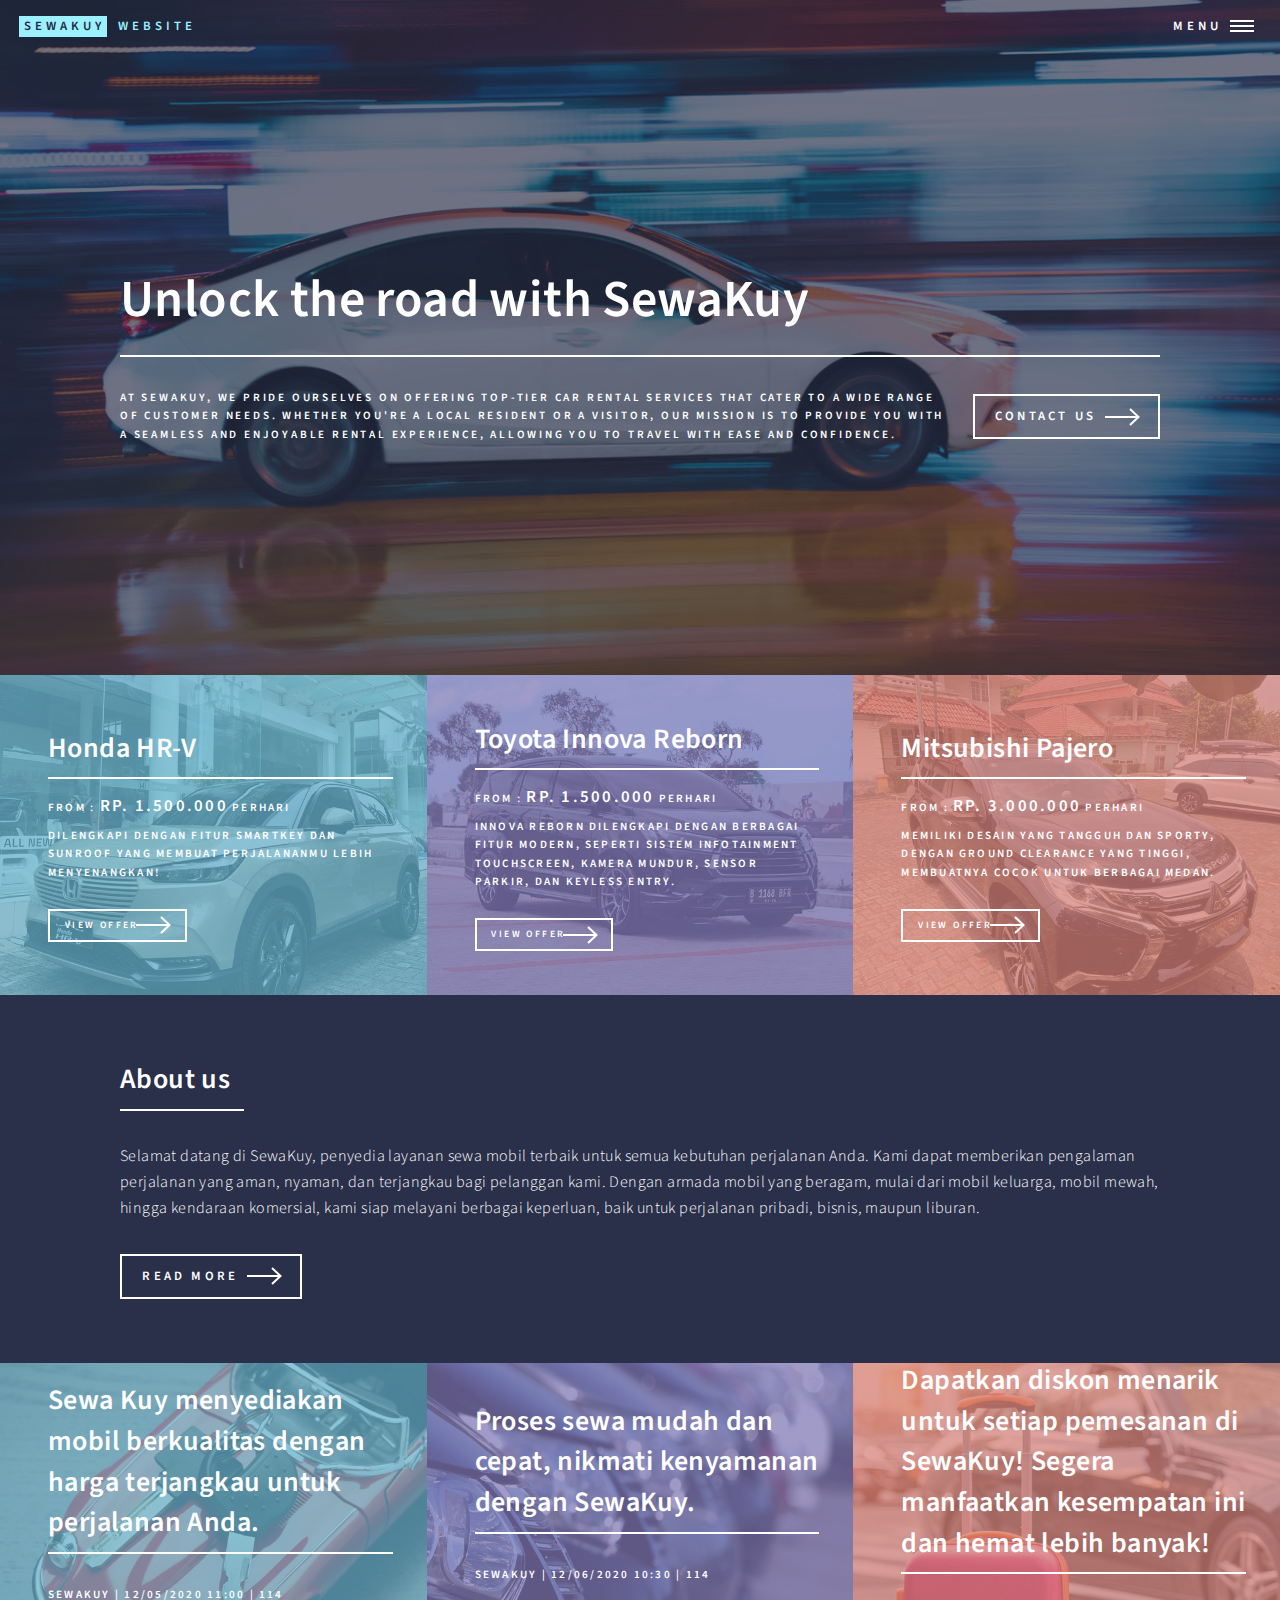
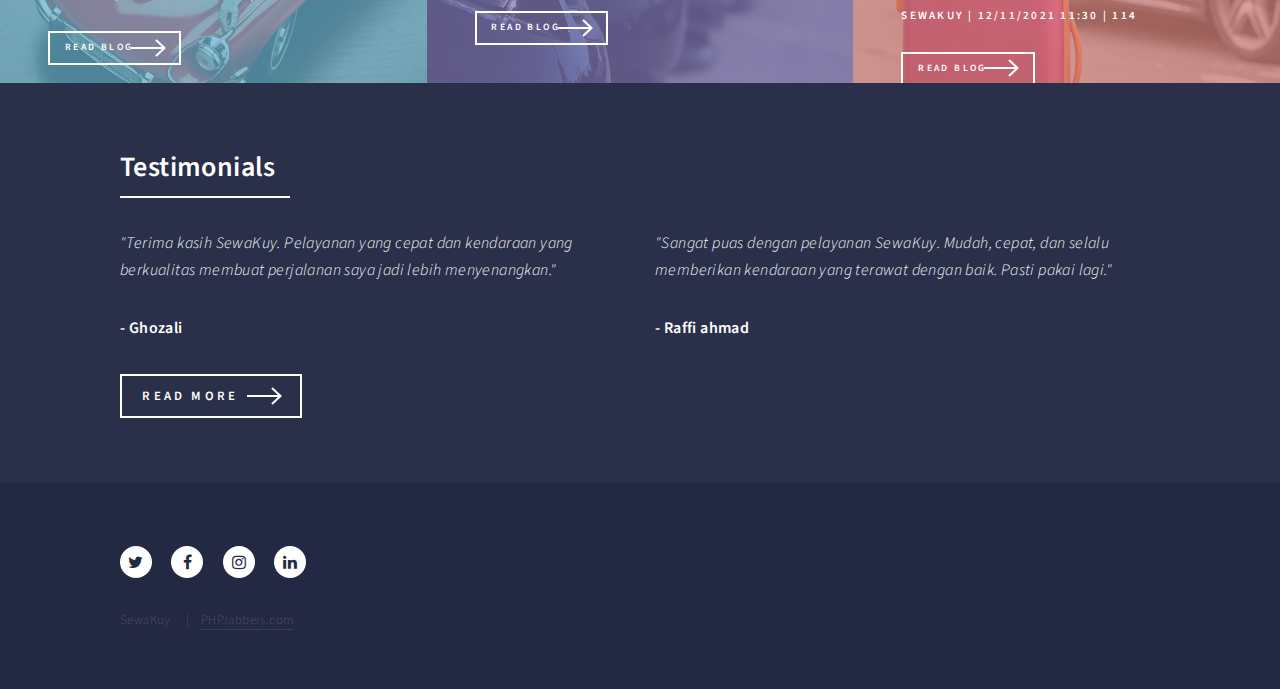
<file: index.html>
<!DOCTYPE HTML>
<html>
	<head>
		<title>SewaKuy</title>
		<meta charset="utf-8" />
		<meta name="viewport" content="width=device-width, initial-scale=1, user-scalable=no" />
		<link rel="stylesheet" href="assets/bootstrap/css/bootstrap.min.css" />
		<link rel="stylesheet" href="assets/css/main.css" />
		<noscript><link rel="stylesheet" href="assets/css/noscript.css" /></noscript>
	</head>
	<body class="is-preload">

		<!-- Wrapper -->
			<div id="wrapper">

				<!-- Header -->
				<header id="header" class="alt">
					<a href="index.html" class="logo"><strong>SewaKuy</strong> <span>Website</span></a>
					<nav>
						<a href="#menu">Menu</a>
					</nav>
				</header>

				<!-- Menu -->
				<nav id="menu">
					<ul class="links">
		                <li class="active"> <a href="index.html">Home </a> </li>

		                <li> <a href="fleet.html">Car Type</a> </li>

		                <li> <a href="about-us.html">About Us</a> </li>

		                <li><a href="contact.html">Contact Us</a></li>

		                <li class="dropdown">
		                    <a class="nav-link dropdown-toggle" data-toggle="dropdown" href="#" role="button" aria-haspopup="true" aria-expanded="false">More</a>
		                    
		                    <ul class="dropdown-menu">
		                        <li><a href="team.html">Team</a></li>
				                <li><a href="terms.html">FAQ</a></li>
		                    </ul>
		                </li>
            		</ul>
				</nav>

				<!-- Banner -->
					<section id="banner" class="major">
						<div class="inner">
							<header class="major">
								<h1>Unlock the road with SewaKuy</h1>
							</header>
							<div class="content">
								<p>At SewaKuy, we pride ourselves on offering top-tier car rental services that cater to a wide range of customer needs. Whether you're a local resident or a visitor, our mission is to provide you with a seamless and enjoyable rental experience, allowing you to travel with ease and confidence.
								</p>
								<ul class="actions">
									<li><a href="contact.html" class="button next scrolly">Contact us</a></li>
								</ul>
							</div>
						</div>
					</section>

				<!-- Main -->
					<div id="main">
							
							<!-- Offers -->
							<section class="tiles">
								<article>
									<span class="image">
										<img src="images/hrv.jpg" alt="" />
									</span>
									<header class="major">
										<h3>Honda HR-V</h3>

										<p>from : <strong>Rp. 1.500.000</strong> perhari</p>

										<p>Dilengkapi dengan fitur smartkey dan sunroof yang membuat perjalananmu lebih menyenangkan!</p>

										<div class="major-actions">
											<a href="offers.html" class="button small next">View Offer</a>
										</div>
									</header>
								</article>
								<article>
									<span class="image">
										<img src="images/innova.jpg" alt="" />
									</span>
									<header class="major">
										<h3> Toyota Innova Reborn</h3>

										<p>from : <strong>Rp. 1.500.000</strong> perhari</p>

										<p> Innova Reborn dilengkapi dengan berbagai fitur modern, seperti sistem infotainment touchscreen, kamera mundur, sensor parkir, dan keyless entry.</p>

										<div class="major-actions">
											<a href="offers.html" class="button small next">View Offer</a>
										</div>
									</header>
								</article>
								<article>
									<span class="image">
										<img src="images/pajero.jpg" alt="" />
									</span>
									<header class="major">
										<h3>Mitsubishi Pajero</h3>

										<p>from : <strong>Rp. 3.000.000</strong> perhari</p>

										<p>Memiliki desain yang tangguh dan sporty, dengan ground clearance yang tinggi, membuatnya cocok untuk berbagai medan.</p>

										<div class="major-actions">
											<a href="offers.html" class="button small next">View Offer</a>
										</div>
									</header>
								</article>
							</section>
							
							<!-- About us -->
							<section>
								<div class="inner">
									<header class="major">
										<h2>About us</h2>
									</header>
									<p>Selamat datang di SewaKuy, penyedia layanan sewa mobil terbaik untuk semua kebutuhan perjalanan Anda. Kami dapat memberikan pengalaman perjalanan yang aman, nyaman, dan terjangkau bagi pelanggan kami. Dengan armada mobil yang beragam, mulai dari mobil keluarga, mobil mewah, hingga kendaraan komersial, kami siap melayani berbagai keperluan, baik untuk perjalanan pribadi, bisnis, maupun liburan.</p>
									<ul class="actions">
										<li><a href="about-us.html" class="button next">Read more</a></li>
									</ul>
								</div>
							</section>

							<!-- Blog Posts -->
							<section class="tiles">
								<article>
									<span class="image">
										<img src="images/blog-1-720x480.jpg" alt="" />
									</span>
									<header class="major">
										<h3>Sewa Kuy menyediakan mobil berkualitas dengan harga terjangkau untuk perjalanan Anda.</h3>

										<p><br> <span>sewakuy</span> | <span>12/05/2020 11:00 </span> | <span>114</span></p>

										<div class="major-actions">
											<a href="blog-details.html" class="button small next scrolly">Read Blog</a>
										</div>
									</header>
								</article>
								<article>
									<span class="image">
										<img src="images/blog-2-720x480.jpg" alt="" />
									</span>
									<header class="major">
										<h3>Proses sewa mudah dan cepat, nikmati kenyamanan dengan SewaKuy.</h3>

										<p><br> <span>SewaKuy</span> | <span>12/06/2020 10:30 </span> | <span>114</span></p>

										<div class="major-actions">
											<a href="blog-details.html" class="button small next scrolly">Read Blog</a>
										</div>
									</header>
								</article>
								<article>
									<span class="image">
										<img src="images/blog-3-720x480.jpg" alt="" />
									</span>
									<header class="major">
										<h3>Dapatkan diskon menarik untuk setiap pemesanan di SewaKuy! Segera manfaatkan kesempatan ini dan hemat lebih banyak!</h3>

										<p><br> <span>SewaKuy</span> | <span>12/11/2021 11:30 </span> | <span>114</span></p>

										<div class="major-actions">
											<a href="blog-details.html" class="button small next scrolly">Read Blog</a>
										</div>
									</header>
								</article>
							</section>

							<!-- Testimonials -->
							<section>
								<div class="inner">
									<header class="major">
										<h2>Testimonials</h2>
									</header>
									<div class="row">
										<div class="col-6">
											<p><em>"Terima kasih SewaKuy. Pelayanan yang cepat dan kendaraan yang berkualitas membuat perjalanan saya jadi lebih menyenangkan."</em></p>
											<p><strong>- Ghozali</strong></p>
											
										</div>

										<div class="col-6">
											<p><em>"Sangat puas dengan pelayanan SewaKuy. Mudah, cepat, dan selalu memberikan kendaraan yang terawat dengan baik. Pasti pakai lagi."</em></p>
											<p><strong>- Raffi ahmad</strong></p>
										</div>
									</div>
									<ul class="actions">
										<li><a href="testimonials.html" class="button next">Read more</a></li>
									</ul>
								</div>
							</section>
					</div>

				<!-- Footer -->
				<footer id="footer">
					<div class="inner">
						<ul class="icons">
							<li><a href="#" class="icon alt fa-twitter"><span class="label">Twitter</span></a></li>
							<li><a href="#" class="icon alt fa-facebook"><span class="label">Facebook</span></a></li>
							<li><a href="#" class="icon alt fa-instagram"><span class="label">Instagram</span></a></li>
							<li><a href="#" class="icon alt fa-linkedin"><span class="label">LinkedIn</span></a></li>
						</ul>
						<ul class="copyright">
							<li>SewaKuy</li>
							<li> <a href="https://www.phpjabbers.com/">PHPJabbers.com</a></li>
						</ul>
					</div>
				</footer>

			</div>

		<!-- Scripts -->
			<script src="assets/js/jquery.min.js"></script>
			<script src="assets/bootstrap/js/bootstrap.bundle.min.js"></script>
			<script src="assets/js/jquery.scrolly.min.js"></script>
			<script src="assets/js/jquery.scrollex.min.js"></script>
			<script src="assets/js/browser.min.js"></script>
			<script src="assets/js/breakpoints.min.js"></script>
			<script src="assets/js/util.js"></script>
			<script src="assets/js/main.js"></script>

	</body>
</html>
</file>
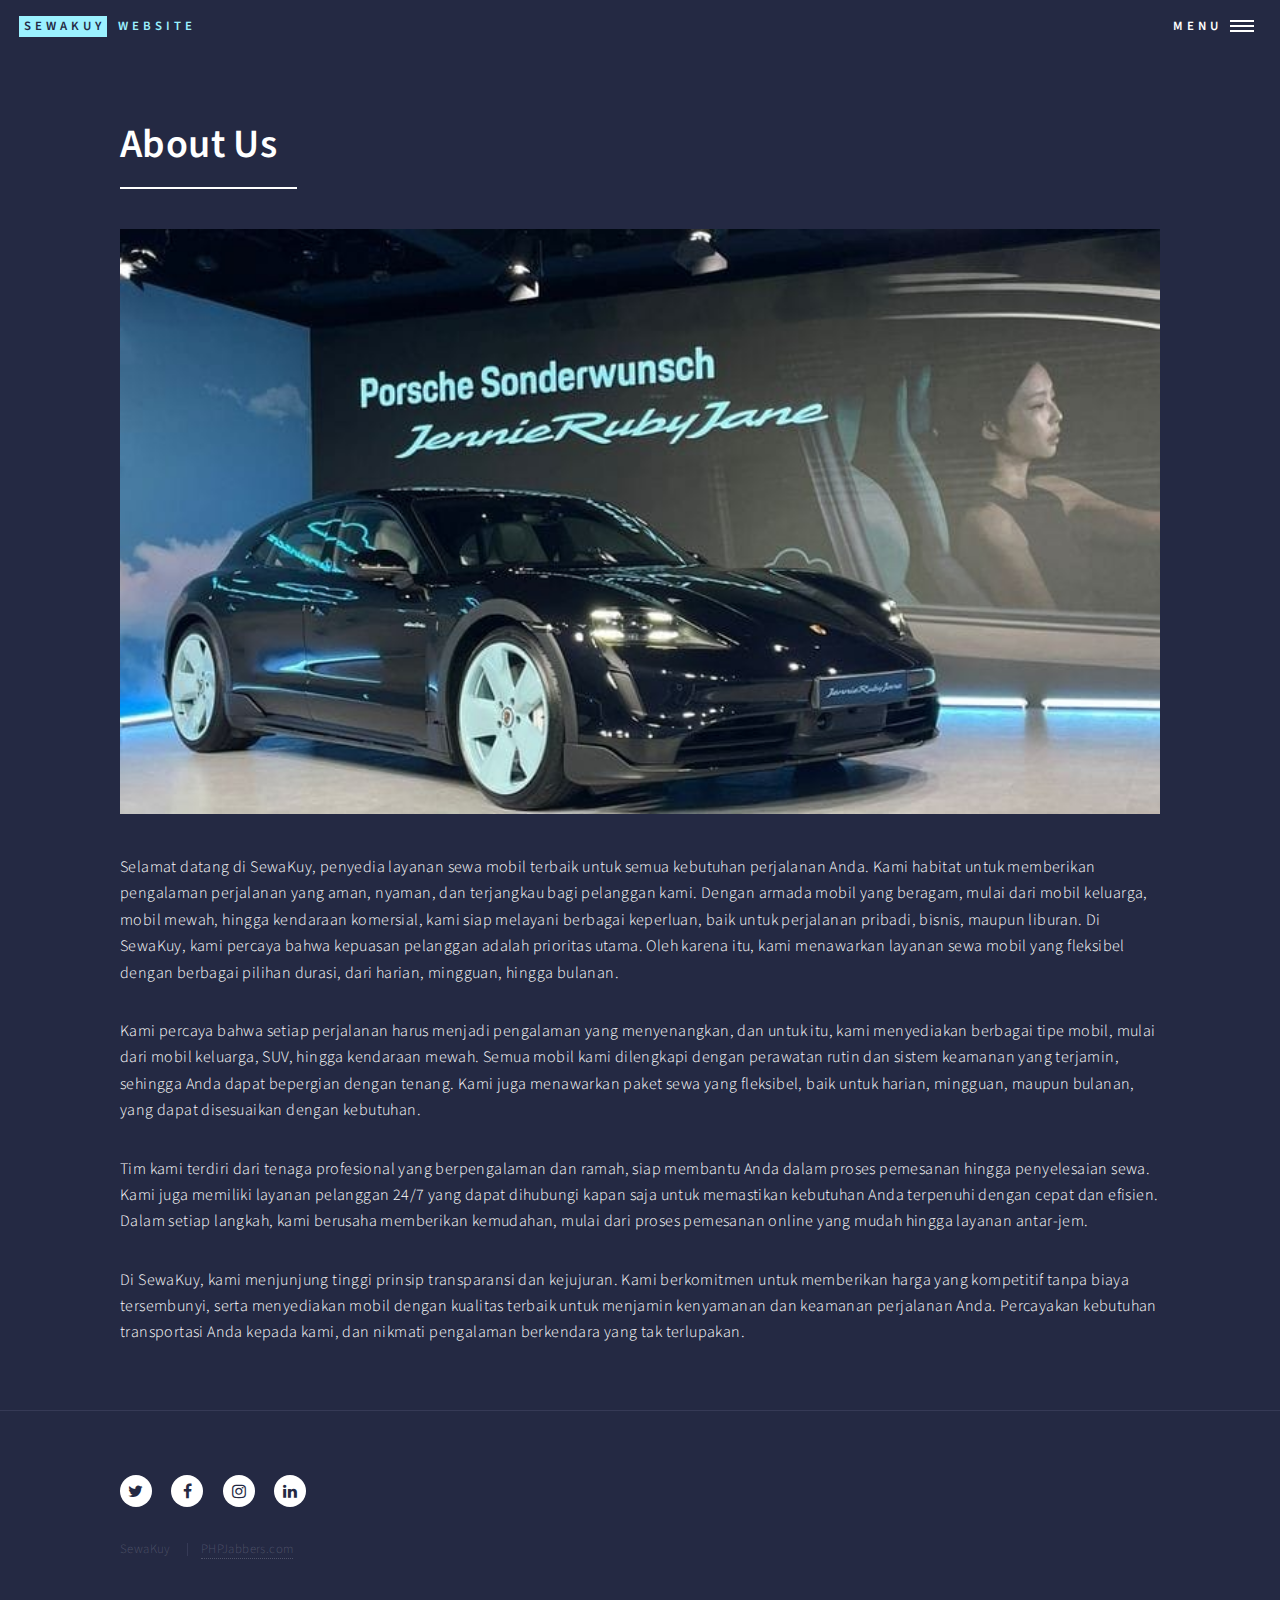
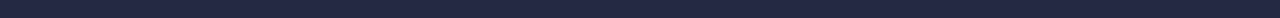
<file: about-us.html>
<!DOCTYPE HTML>
<html>
	<head>
		<title>SewaKuy</title>
		<meta charset="utf-8" />
		<meta name="viewport" content="width=device-width, initial-scale=1, user-scalable=no" />
		<link rel="stylesheet" href="assets/bootstrap/css/bootstrap.min.css" />
		<link rel="stylesheet" href="assets/css/main.css" />
		<noscript><link rel="stylesheet" href="assets/css/noscript.css" /></noscript>
	</head>
	<body class="is-preload">

		<!-- Wrapper -->
			<div id="wrapper">

				<!-- Header -->
				<header id="header" class="alt">
					<a href="index.html" class="logo"><strong>SewaKuy</strong> <span>Website</span></a>
					<nav>
						<a href="#menu">Menu</a>
					</nav>
				</header>

				<!-- Menu -->
				<nav id="menu">
					<ul class="links">
		                <li> <a href="indexs">Home </a> </li>

		                <li> <a href="fleet.html">Car Type</a> </li>

		                <li class="active"> <a href="about-us.html">About Us</a> </li>

		                <li><a href="contact.html">Contact Us</a></li>

		                <li class="dropdown">
		                    <a class="nav-link dropdown-toggle" data-toggle="dropdown" href="#" role="button" aria-haspopup="true" aria-expanded="false">More</a>
		                    
		                    <ul class="dropdown-menu">
		                        <li><a href="team.html">Team</a></li>
				                <li><a href="terms.html">FAQ</a></li>
		                    </ul>
		                </li>
            		</ul>
				</nav>

				<!-- Main -->
					<div id="main" class="alt">

						<!-- One -->
							<section id="one">
								<div class="inner">
									<header class="major">
										<h1>About Us</h1>
									</header>
									<span class="image main"><img src="images/FOTO ABOUT US.jpg" alt="" /></span>
									<p>Selamat datang di SewaKuy, penyedia layanan sewa mobil terbaik untuk semua kebutuhan perjalanan Anda. Kami habitat untuk memberikan pengalaman perjalanan yang aman, nyaman, dan terjangkau bagi pelanggan kami. Dengan armada mobil yang beragam, mulai dari mobil keluarga, mobil mewah, hingga kendaraan komersial, kami siap melayani berbagai keperluan, baik untuk perjalanan pribadi, bisnis, maupun liburan.
										Di SewaKuy, kami percaya bahwa kepuasan pelanggan adalah prioritas utama. Oleh karena itu, kami menawarkan layanan sewa mobil yang fleksibel dengan berbagai pilihan durasi, dari harian, mingguan, hingga bulanan.</p>
									<p>Kami percaya bahwa setiap perjalanan harus menjadi pengalaman yang menyenangkan, dan untuk itu, kami menyediakan berbagai tipe mobil, mulai dari mobil keluarga, SUV, hingga kendaraan mewah. Semua mobil kami dilengkapi dengan perawatan rutin dan sistem keamanan yang terjamin, sehingga Anda dapat bepergian dengan tenang. Kami juga menawarkan paket sewa yang fleksibel, baik untuk harian, mingguan, maupun bulanan, yang dapat disesuaikan dengan kebutuhan.<p>
										<p>Tim kami terdiri dari tenaga profesional yang berpengalaman dan ramah, siap membantu Anda dalam proses pemesanan hingga penyelesaian sewa. Kami juga memiliki layanan pelanggan 24/7 yang dapat dihubungi kapan saja untuk memastikan kebutuhan Anda terpenuhi dengan cepat dan efisien. Dalam setiap langkah, kami berusaha memberikan kemudahan, mulai dari proses pemesanan online yang mudah hingga layanan antar-jem.<p>
											<p>Di SewaKuy, kami menjunjung tinggi prinsip transparansi dan kejujuran. Kami berkomitmen untuk memberikan harga yang kompetitif tanpa biaya tersembunyi, serta menyediakan mobil dengan kualitas terbaik untuk menjamin kenyamanan dan keamanan perjalanan Anda. Percayakan kebutuhan transportasi Anda kepada kami, dan nikmati pengalaman berkendara yang tak terlupakan.<p>






								</div>
							</section>

					</div>

				<!-- Footer -->
				<footer id="footer">
					<div class="inner">
						<ul class="icons">
							<li><a href="#" class="icon alt fa-twitter"><span class="label">Twitter</span></a></li>
							<li><a href="#" class="icon alt fa-facebook"><span class="label">Facebook</span></a></li>
							<li><a href="#" class="icon alt fa-instagram"><span class="label">Instagram</span></a></li>
							<li><a href="#" class="icon alt fa-linkedin"><span class="label">LinkedIn</span></a></li>
						</ul>
						<ul class="copyright">
							<li>SewaKuy</li>
							<li> <a href="https://www.phpjabbers.com/">PHPJabbers.com</a></li>
						</ul>
					</div>
				</footer>

			</div>

		<!-- Scripts -->
			<script src="assets/js/jquery.min.js"></script>
			<script src="assets/bootstrap/js/bootstrap.bundle.min.js"></script>
			<script src="assets/js/jquery.scrolly.min.js"></script>
			<script src="assets/js/jquery.scrollex.min.js"></script>
			<script src="assets/js/browser.min.js"></script>
			<script src="assets/js/breakpoints.min.js"></script>
			<script src="assets/js/util.js"></script>
			<script src="assets/js/main.js"></script>

	</body>
</html>
</file>
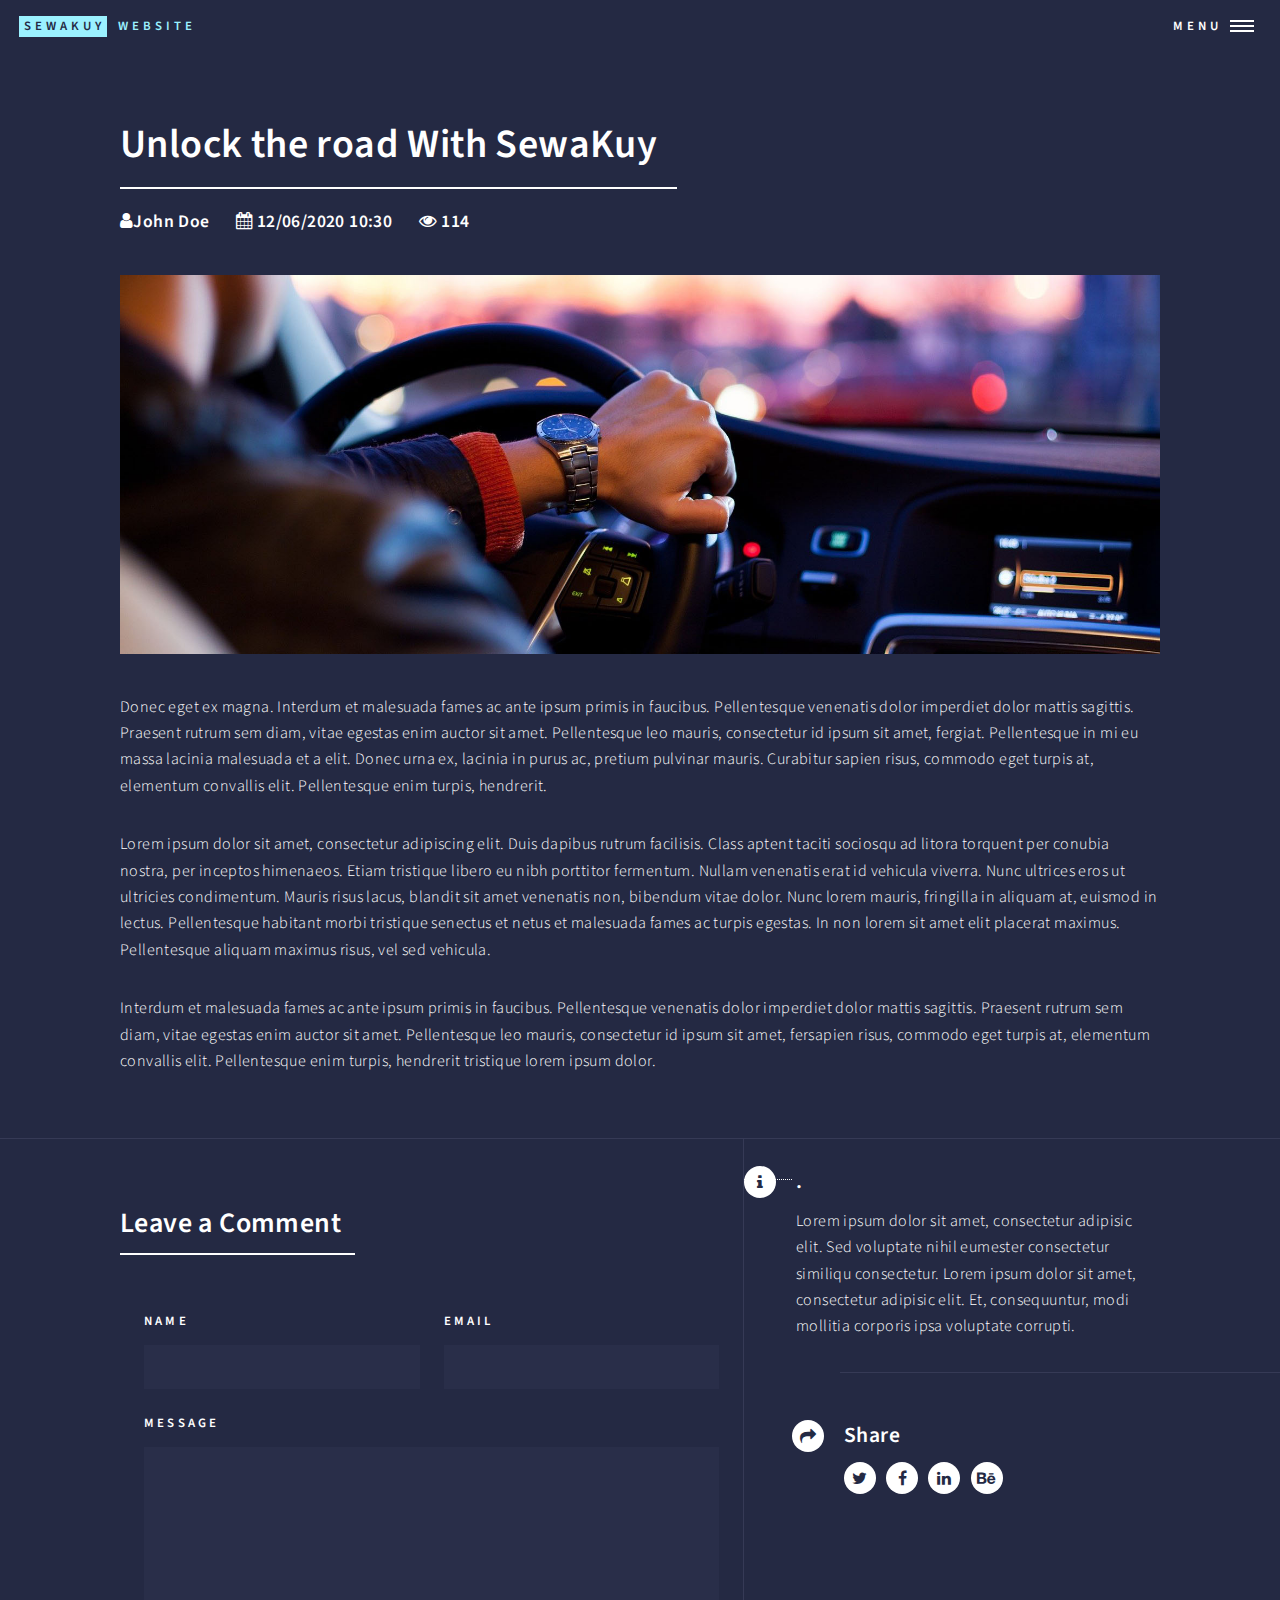
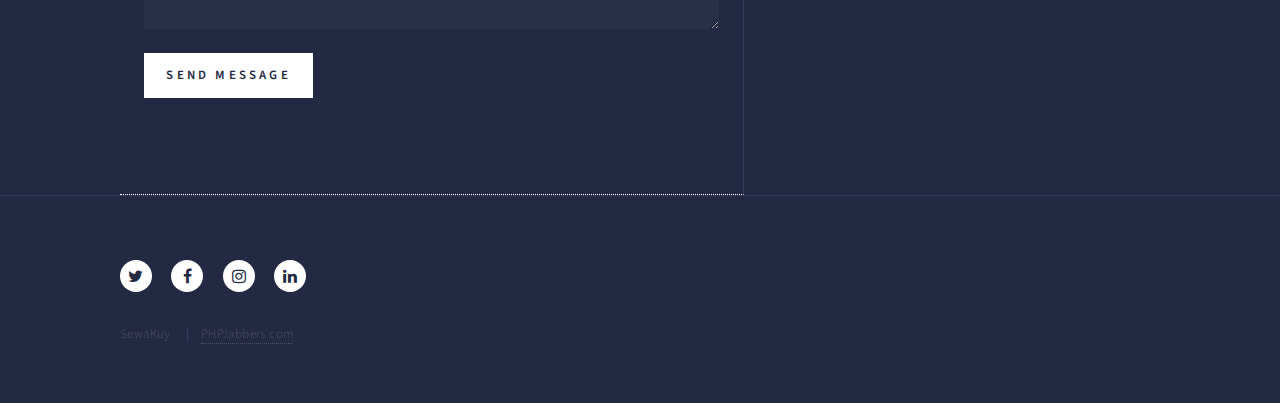
<file: blog-details.html>
<!DOCTYPE HTML>
<html>
	<head>
		<title>SewaKuy</title>
		<meta charset="utf-8" />
		<meta name="viewport" content="width=device-width, initial-scale=1, user-scalable=no" />
		<link rel="stylesheet" href="assets/bootstrap/css/bootstrap.min.css" />
		<link rel="stylesheet" href="assets/css/main.css" />
		<noscript><link rel="stylesheet" href="assets/css/noscript.css" /></noscript>
	</head>
	<body class="is-preload">

		<!-- Wrapper -->
			<div id="wrapper">

				<!-- Header -->
				<header id="header" class="alt">
					<a href="index.html" class="logo"><strong>SewaKuy</strong> <span>Website</span></a>
					<nav>
						<a href="#menu">Menu</a>
					</nav>
				</header>

				<!-- Menu -->
				<nav id="menu">
					<ul class="links">
		                <li> <a href="index.html">Home </a> </li>

		                <li> <a href="fleet.html">Car Type</a> </li>

		                <li> <a href="about-us.html">About Us</a> </li>

		                <li><a href="contact.html">Contact Us</a></li>

		                <li class="dropdown">
		                    <a class="nav-link dropdown-toggle" data-toggle="dropdown" href="#" role="button" aria-haspopup="true" aria-expanded="false">More</a>
		                    
		                    <ul class="dropdown-menu">
		                        <li><a href="team.html">Team</a></li>
				                <li><a href="terms.html">FAQ/a></li>
		                    </ul>
		                </li>
            		</ul>
				</nav>

				<!-- Main -->
					<div id="main" class="alt">

						<!-- One -->
							<section id="one">
								<div class="inner">
									<header class="major">
										<h1>Unlock the road With SewaKuy</h1>

										<h4><i class="fa fa-user"></i>John Doe  &nbsp;&nbsp;&nbsp;&nbsp;  <i class="fa fa-calendar"></i> 12/06/2020 10:30   &nbsp;&nbsp;&nbsp;&nbsp; <i class="fa fa-eye"></i> 114</h4>
									</header>
									<span class="image main"><img src="images/blog-fullscreen-1-1920x700.jpg" alt="" /></span>
									<p>Donec eget ex magna. Interdum et malesuada fames ac ante ipsum primis in faucibus. Pellentesque venenatis dolor imperdiet dolor mattis sagittis. Praesent rutrum sem diam, vitae egestas enim auctor sit amet. Pellentesque leo mauris, consectetur id ipsum sit amet, fergiat. Pellentesque in mi eu massa lacinia malesuada et a elit. Donec urna ex, lacinia in purus ac, pretium pulvinar mauris. Curabitur sapien risus, commodo eget turpis at, elementum convallis elit. Pellentesque enim turpis, hendrerit.</p>
									<p>Lorem ipsum dolor sit amet, consectetur adipiscing elit. Duis dapibus rutrum facilisis. Class aptent taciti sociosqu ad litora torquent per conubia nostra, per inceptos himenaeos. Etiam tristique libero eu nibh porttitor fermentum. Nullam venenatis erat id vehicula viverra. Nunc ultrices eros ut ultricies condimentum. Mauris risus lacus, blandit sit amet venenatis non, bibendum vitae dolor. Nunc lorem mauris, fringilla in aliquam at, euismod in lectus. Pellentesque habitant morbi tristique senectus et netus et malesuada fames ac turpis egestas. In non lorem sit amet elit placerat maximus. Pellentesque aliquam maximus risus, vel sed vehicula.</p>
									<p>Interdum et malesuada fames ac ante ipsum primis in faucibus. Pellentesque venenatis dolor imperdiet dolor mattis sagittis. Praesent rutrum sem diam, vitae egestas enim auctor sit amet. Pellentesque leo mauris, consectetur id ipsum sit amet, fersapien risus, commodo eget turpis at, elementum convallis elit. Pellentesque enim turpis, hendrerit tristique lorem ipsum dolor.</p>
								</div>
							</section>

					</div>

					<section id="contact">
						<div class="inner">
							<section>
								<header class="major">
									<h2>Leave a Comment</h2>
								</header>

								<form method="post" action="#">
									<div class="fields">
										<div class="field half">
											<label for="name">Name</label>
											<input type="text" name="name" id="name">
										</div>
										<div class="field half">
											<label for="email">Email</label>
											<input type="text" name="email" id="email">
										</div>
										<div class="field">
											<label for="message">Message</label>
											<textarea name="message" id="message" rows="6"></textarea>
										</div>

										<div class="field half text-right">
											<ul class="actions">
												<li><input type="submit" value="Send Message" class="primary"></li>
											</ul>
										</div>
									</div>
								</form>
							</section>
							<section class="split">
								<section>
									<div class="contact-method">
										<span class="icon alt fa-info"></span>
										<h3>.</h3>
										<span>Lorem ipsum dolor sit amet, consectetur adipisic elit. Sed voluptate nihil eumester consectetur similiqu consectetur. Lorem ipsum dolor sit amet, consectetur adipisic elit. Et, consequuntur, modi mollitia corporis ipsa voluptate corrupti.</span>
									</div>
								</section>
								<section>
									<div class="contact-method">
										<span class="icon alt fa-share"></span>
										<h3>Share</h3>

										<p style="position: relative;">
											<a href="#" style="position: relative;" class="icon alt fa-twitter"><span class="label">Twitter</span></a> &nbsp;
											<a href="#" style="position: relative;" class="icon alt fa-facebook"><span class="label">Facebook</span></a> &nbsp;
											<a href="#" style="position: relative;" class="icon alt fa-linkedin"><span class="label">LinkedIn</span></a> &nbsp;
											<a href="#" style="position: relative;" class="icon alt fa-behance"><span class="label">Behance</span></a>
										</p>
									</div>
								</section>
							</section>
						</div>
					</section>

				<!-- Footer -->
				<footer id="footer">
					<div class="inner">
						<ul class="icons">
							<li><a href="#" class="icon alt fa-twitter"><span class="label">Twitter</span></a></li>
							<li><a href="#" class="icon alt fa-facebook"><span class="label">Facebook</span></a></li>
							<li><a href="#" class="icon alt fa-instagram"><span class="label">Instagram</span></a></li>
							<li><a href="#" class="icon alt fa-linkedin"><span class="label">LinkedIn</span></a></li>
						</ul>
						<ul class="copyright">
							<li>SewaKuy</li>
							<li> <a href="https://www.phpjabbers.com/">PHPJabbers.com</a></li>
						</ul>
					</div>
				</footer>

			</div>

		<!-- Scripts -->
			<script src="assets/js/jquery.min.js"></script>
			<script src="assets/bootstrap/js/bootstrap.bundle.min.js"></script>
			<script src="assets/js/jquery.scrolly.min.js"></script>
			<script src="assets/js/jquery.scrollex.min.js"></script>
			<script src="assets/js/browser.min.js"></script>
			<script src="assets/js/breakpoints.min.js"></script>
			<script src="assets/js/util.js"></script>
			<script src="assets/js/main.js"></script>

	</body>
</html>
</file>
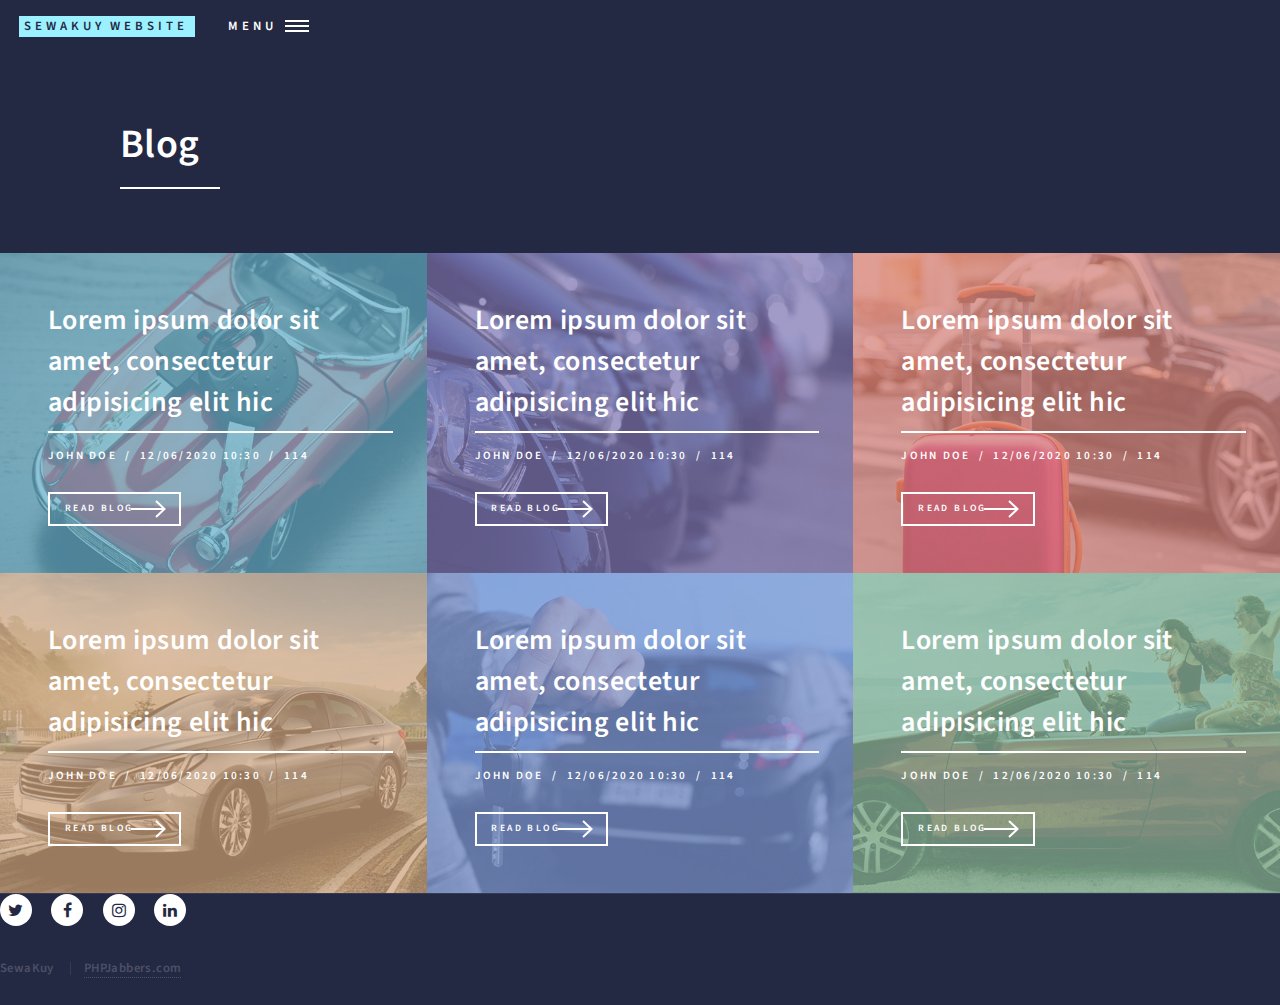
<file: blog.html>
<!DOCTYPE HTML>
<html>
	<head>
		<title>SewaKuy</title>
		<meta charset="utf-8" />
		<meta name="viewport" content="width=device-width, initial-scale=1, user-scalable=no" />
		<link rel="stylesheet" href="assets/bootstrap/css/bootstrap.min.css" />
		<link rel="stylesheet" href="assets/css/main.css" />
		<noscript><link rel="stylesheet" href="assets/css/noscript.css" /></noscript>
	</head>
	<body class="is-preload">

		<!-- Wrapper -->
			<div id="wrapper">

				<!-- Header -->
				<header id="header" class="alt">
					<a href="index.html" class="logo"><strong>SewaKuy<strong> <span>Website</span></a>
					<nav>
						<a href="#menu">Menu</a>
					</nav>
				</header>

				<!-- Menu -->
				<nav id="menu">
					<ul class="links">
		                <li> <a href="index.html">Home </a> </li>

		                <li> <a href="fleet.html">Fleet</a> </li>

		                <li> <a href="about-us.html">About Us</a> </li>

		                <li class="active"> <a href="blog.html">Blog</a> </li>

		                <li><a href="contact.html">Contact Us</a></li>

		                <li class="dropdown">
		                    <a class="nav-link dropdown-toggle" data-toggle="dropdown" href="#" role="button" aria-haspopup="true" aria-expanded="false">More</a>
		                    
		                    <ul class="dropdown-menu">
		                        <li><a href="team.html">Team</a></li>
				                <li><a href="faq.html">FAQ</a></li>
				                <li><a href="terms.html">Terms</a></li>
		                    </ul>
		                </li>
            		</ul>
				</nav>

				<!-- Main -->
					<div id="main" class="alt">

						<!-- One -->
							<section id="one">
								<div class="inner">
									<header class="major">
										<h1>Blog</h1>
									</header>
								</div>
							</section>

							<!-- Featured Products -->
							<section class="tiles">
								<article>
									<span class="image">
										<img src="images/blog-1-720x480.jpg" alt="" />
									</span>
									<header class="major">
										<h3>Lorem ipsum dolor sit amet, consectetur adipisicing elit hic</h3>

										<p>John Doe  &nbsp;/&nbsp;  12/06/2020 10:30  &nbsp;/&nbsp;  114</p>

										<div class="major-actions">
											<a href="blog-details.html" class="button small next">Read Blog</a>
										</div>
									</header>
								</article>
								<article>
									<span class="image">
										<img src="images/blog-2-720x480.jpg" alt="" />
									</span>
									<header class="major">
										<h3>Lorem ipsum dolor sit amet, consectetur adipisicing elit hic</h3>

										<p>John Doe  &nbsp;/&nbsp;  12/06/2020 10:30  &nbsp;/&nbsp;  114</p>

										<div class="major-actions">
											<a href="blog-details.html" class="button small next">Read Blog</a>
										</div>
									</header>
								</article>
								<article>
									<span class="image">
										<img src="images/blog-3-720x480.jpg" alt="" />
									</span>
									<header class="major">
										<h3>Lorem ipsum dolor sit amet, consectetur adipisicing elit hic</h3>

										<p>John Doe  &nbsp;/&nbsp;  12/06/2020 10:30  &nbsp;/&nbsp;  114</p>

										<div class="major-actions">
											<a href="blog-details.html" class="button small next">Read Blog</a>
										</div>
									</header>
								</article>
								<article>
									<span class="image">
										<img src="images/blog-4-720x480.jpg" alt="" />
									</span>
									<header class="major">
										<h3>Lorem ipsum dolor sit amet, consectetur adipisicing elit hic</h3>

										<p>John Doe  &nbsp;/&nbsp;  12/06/2020 10:30  &nbsp;/&nbsp;  114</p>

										<div class="major-actions">
											<a href="blog-details.html" class="button small next">Read Blog</a>
										</div>
									</header>
								</article>
								<article>
									<span class="image">
										<img src="images/blog-5-720x480.jpg" alt="" />
									</span>
									<header class="major">
										<h3>Lorem ipsum dolor sit amet, consectetur adipisicing elit hic</h3>

										<p>John Doe  &nbsp;/&nbsp;  12/06/2020 10:30  &nbsp;/&nbsp;  114</p>

										<div class="major-actions">
											<a href="blog-details.html" class="button small next">Read Blog</a>
										</div>
									</header>
								</article>
								<article>
									<span class="image">
										<img src="images/blog-6-720x480.jpg" alt="" />
									</span>
									<header class="major">
										<h3>Lorem ipsum dolor sit amet, consectetur adipisicing elit hic</h3>

										<p>John Doe  &nbsp;/&nbsp;  12/06/2020 10:30  &nbsp;/&nbsp;  114</p>

										<div class="major-actions">
											<a href="blog-details.html" class="button small next">Read Blog</a>
										</div>
									</header>
								</article>
							</section>

					</div>

				<!-- Footer -->
				<footer id="footer">
					<div class="inner">
						<ul class="icons">
							<li><a href="#" class="icon alt fa-twitter"><span class="label">Twitter</span></a></li>
							<li><a href="#" class="icon alt fa-facebook"><span class="label">Facebook</span></a></li>
							<li><a href="#" class="icon alt fa-instagram"><span class="label">Instagram</span></a></li>
							<li><a href="#" class="icon alt fa-linkedin"><span class="label">LinkedIn</span></a></li>
						</ul>
						<ul class="copyright">
							<li>SewaKuy</li>
							<li> <a href="https://www.phpjabbers.com/">PHPJabbers.com</a></li>
						</ul>
					</div>
				</footer>

			</div>

		<!-- Scripts -->
			<script src="assets/js/jquery.min.js"></script>
			<script src="assets/bootstrap/js/bootstrap.bundle.min.js"></script>
			<script src="assets/js/jquery.scrolly.min.js"></script>
			<script src="assets/js/jquery.scrollex.min.js"></script>
			<script src="assets/js/browser.min.js"></script>
			<script src="assets/js/breakpoints.min.js"></script>
			<script src="assets/js/util.js"></script>
			<script src="assets/js/main.js"></script>

	</body>
</html>
</file>
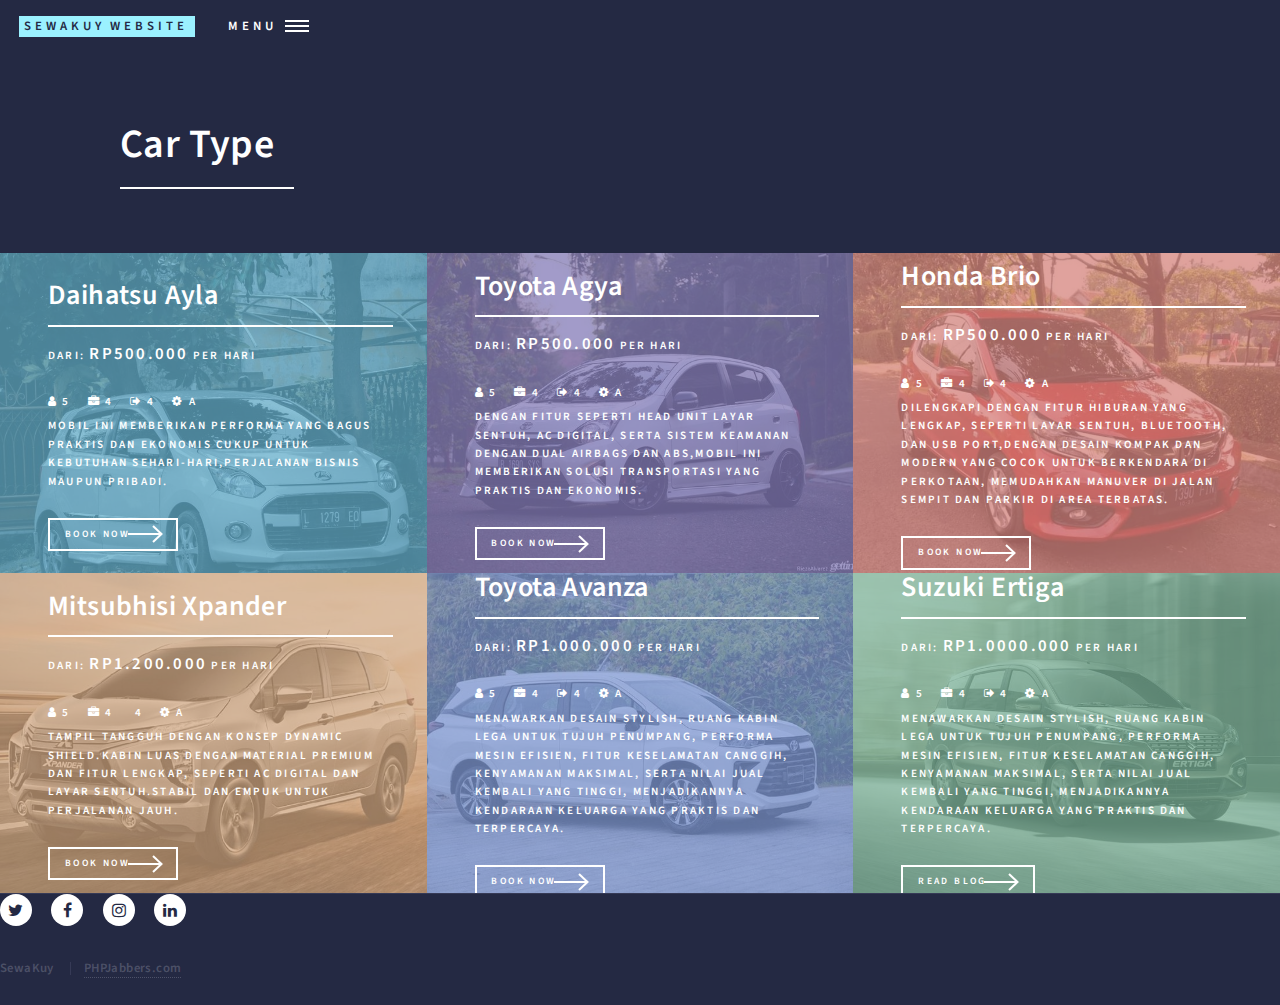
<file: CAR TYPE .html>
<!DOCTYPE HTML>
<html>
	<head>
		<title>SewaKuy</title>
		<meta charset="utf-8" />
		<meta name="viewport" content="width=device-width, initial-scale=1, user-scalable=no" />
		<link rel="stylesheet" href="assets/bootstrap/css/bootstrap.min.css" />
		<link rel="stylesheet" href="assets/css/main.css" />
		<noscript><link rel="stylesheet" href="assets/css/noscript.css" /></noscript>
	</head>
	<body class="is-preload">

		<!-- Wrapper -->
			<div id="wrapper">

				<!-- Header -->
				<header id="header" class="alt">
					<a href="index.html" class="logo"><strong>SewaKuy<strong> <span>Website</span></a>
					<nav>
						<a href="#menu">Menu</a>
					</nav>
				</header>

				<!-- Menu -->
				<nav id="menu">
					<ul class="links">
		                <li> <a href="index.html">Home </a> </li>

		                <li class="active"> <a href="Car Type.html">Car Type</a> </li>

		                <li> <a href="about-us.html">About Us</a> </li>
		                <li><a href="contact.html">Contact Us</a></li>

		                <li class="dropdown">
		                    <a class="nav-link dropdown-toggle" data-toggle="dropdown" href="#" role="button" aria-haspopup="true" aria-expanded="false">More</a>
		                    
		                    <ul class="dropdown-menu">
		                        <li><a href="team.html">Team</a></li>
				                <li><a href="terms.html">FAQ</a></li>
		                    </ul>
		                </li>
            		</ul>
				</nav>

				<!-- Main -->
				<div id="main" class="alt">
						<!-- One -->
							<section id="one">
								<div class="inner">
									<header class="major">
										<h1>Car Type</h1>
									</header>
								</div>
							</section>

							<section class="tiles">
								<article>
									<span class="image">
										<img src="images/mobil.jpg" alt="" />
									</span>
									<header class="major">
										<h3>Daihatsu Ayla</h3>
										

										<p style="margin-bottom: 25px;">dari: <strong>Rp500.000</strong> per hari</p>

										<p>
											<i class="fa fa-user"></i> 5 &nbsp;&nbsp;
											<i class="fa fa-briefcase"></i> 4 &nbsp;&nbsp;
											<i class="fa fa-sign-out"></i> 4 &nbsp;&nbsp;
											<i class="fa fa-cog"></i> A
										</p>

										<p>mobil ini memberikan performa yang bagus praktis dan ekonomis cukup untuk kebutuhan sehari-hari,perjalanan bisnis maupun pribadi.</p>

										

										<div class="major-actions">
											<a href="contact.html" data-toggle="#" data-target="#exampleModal" class="button small next">Book Now</a>
										</div>
									</header>
								</article>

								<article>
									<span class="image">
										<img src="images/agya.jpg" alt="" />
									</span>
									<header class="major">
										<h3>Toyota Agya </h3>

										<p style="margin-bottom: 25px;">dari: <strong>Rp500.000</strong> per hari</p>

										<p>
											<i class="fa fa-user"></i> 5 &nbsp;&nbsp;
											<i class="fa fa-briefcase"></i> 4 &nbsp;&nbsp;
											<i class="fa fa-sign-out"></i> 4 &nbsp;&nbsp;
											<i class="fa fa-cog"></i> A
										</p>

										<p> dengan fitur seperti head unit layar sentuh, AC digital, serta sistem keamanan dengan dual airbags dan ABS,Mobil ini memberikan solusi transportasi yang praktis dan ekonomis.<p>

										
											<div class="major-actions">
												<a href="contact.html" data-toggle="#" data-target="#exampleModal" class="button small next">Book Now</a>
											</div>
										</header>
									</article>
	
									<article>
										<span class="image">
											<img src="images/brio.jpg" alt="" />
										</span>
										<header class="major">
											<h3>Honda Brio </h3>
	
											<p style="margin-bottom: 25px;">dari: <strong>Rp500.000</strong> per hari</p>
	
											<p>
												<i class="fa fa-user"></i> 5 &nbsp;&nbsp;
												<i class="fa fa-briefcase"></i> 4 &nbsp;&nbsp;
												<i class="fa fa-sign-out"></i> 4 &nbsp;&nbsp;
												<i class="fa fa-cog"></i> A
											</p>
	
											<p>  dilengkapi dengan fitur hiburan yang lengkap, seperti layar sentuh, Bluetooth, dan USB port,Dengan desain kompak dan modern yang cocok untuk berkendara di perkotaan, memudahkan manuver di jalan sempit dan parkir di area terbatas.<P>
	
											
										<div class="major-actions">
											<a href="contact.html" data-toggle="#" data-target="#exampleModal" class="button small next">Book Now</a>
										</div>
									</header>
								</article>
					
								<article>
									<span class="image">
										<img src="images/Xpander.jpg" alt="" />
									</span>
									<header class="major">
										<h3>Mitsubhisi Xpander </h3>

										<p style="margin-bottom: 25px;">dari: <strong>Rp1.200.000</strong> per hari</p>

										<p>
											<i class="fa fa-user"></i> 5 &nbsp;&nbsp;
											<i class="fa fa-briefcase"></i> 4 &nbsp;&nbsp;
											<i class="fa fa-sign-ouDilengkapit"></i> 4 &nbsp;&nbsp;
											<i class="fa fa-cog"></i> A
										</p>

										<p> Tampil tangguh dengan konsep Dynamic Shield.Kabin luas dengan material premium dan fitur lengkap, seperti AC digital dan layar sentuh.Stabil dan empuk untuk perjalanan jauh.<P>

						<!-- Footer -->
										<div class="major-actions">
											<a href="contact.html" data-toggle="#" data-target="#exampleModal" class="button small next">Book Now</a>
										</div>
									</header>
								</article>

								<article>
									<span class="image">
										<img src="images/avansa.jpg" alt="" />
									</span>
									<header class="major">
										<h3>Toyota Avanza </h3>

										<p style="margin-bottom: 25px;">dari: <strong>Rp1.000.000</strong> per hari</p>

										<p>
											<i class="fa fa-user"></i> 5 &nbsp;&nbsp;
											<i class="fa fa-briefcase"></i> 4 &nbsp;&nbsp;
											<i class="fa fa-sign-out"></i> 4 &nbsp;&nbsp;
											<i class="fa fa-cog"></i> A
										</p>

										<p>menawarkan desain stylish, ruang kabin lega untuk tujuh penumpang, performa mesin efisien, fitur keselamatan canggih, kenyamanan maksimal, serta nilai jual kembali yang tinggi, menjadikannya kendaraan keluarga yang praktis dan terpercaya.<P>

										
											<div class="major-actions">
												<a href="contact.html" data-toggle="#" data-target="#exampleModal" class="button small next">Book Now</a>
											</div>
										</header>
									</article>
	
									<article>
										<span class="image">
											<img src="images/ertiga.jpg" alt="" />
										</span>
										<header class="major">
											<h3>Suzuki Ertiga </h3>
	
											<p style="margin-bottom: 25px;">dari: <strong>Rp1.0000.000</strong> per hari</p>
	
											<p>
												<i class="fa fa-user"></i> 5 &nbsp;&nbsp;
												<i class="fa fa-briefcase"></i> 4 &nbsp;&nbsp;
												<i class="fa fa-sign-out"></i> 4 &nbsp;&nbsp;
												<i class="fa fa-cog"></i> A
											</p>
	
											<p> menawarkan desain stylish, ruang kabin lega untuk tujuh penumpang, performa mesin efisien, fitur keselamatan canggih, kenyamanan maksimal, serta nilai jual kembali yang tinggi, menjadikannya kendaraan keluarga yang praktis dan terpercaya.<P>
												
											
										<div class="major-actions">
											<a href="blog-details.html" class="button small next">Read Blog</a>
										</div>
									</header>
								</article>
							</section>

					</div>
					<footer id="footer">
						<div class="inner">
						<ul class="icons">
							<li><a href="#" class="icon alt fa-twitter"><span class="label">Twitter</span></a></li>
							<li><a href="#" class="icon alt fa-facebook"><span class="label">Facebook</span></a></li>
							<li><a href="#" class="icon alt fa-instagram"><span class="label">Instagram</span></a></li>
							<li><a href="#" class="icon alt fa-linkedin"><span class="label">LinkedIn</span></a></li>
						</ul>
						<ul class="copyright">
							<li>SewaKuy</li>
							<li> <a href="https://www.phpjabbers.com/">PHPJabbers.com</a></li>
						</ul>
					</div>
				</footer>

			</div>

			<!-- Modal -->
		    <div class="modal fade" id="exampleModal" tabindex="-1" role="dialog" aria-labelledby="exampleModalLabel" aria-hidden="true">
		      <div class="modal-dialog modal-lg" role="document">
		        <div class="modal-content">
		          <div class="modal-header">
		            <h4 class="modal-title" id="exampleModalLabel">Book Now</h4>
		            <button type="button" class="close" data-dismiss="modal" aria-label="Close">
		              <span aria-hidden="true">&times;</span>
		            </button>
		          </div>
		          <div class="modal-body">
		              <form action="#">
		              	<div class="fields">
		              		<div class="field half">
		              			<label for="field-1">Pick-up location</label>

		              			<input type="text" id="field-1" required="">
		              		</div>

		              		<div class="field half">
		              			<label for="field-2">Return location</label>

		              			<input type="text" id="field-2" required="">
		              		</div>

		              		<div class="field half">
		              			<label for="field-3">Pick-up date/time</label>

		              			<input type="text" id="field-3" required="">
		              		</div>

		              		<div class="field half">
		              			<label for="field-4">Return date/time</label>

		              			<input type="text" id="field-4" required="">
		              		</div>

		              		<div class="field">
		              			<label for="field-5">Enter full name</label>

		              			 <input type="text" id="field-5" required="">
		              		</div>

		              		<div class="field half">
		              			<label for="field-6">Enter email address</label>

		              			<input type="text" id="field-6" required="">
		              		</div>

		              		<div class="field half">
		              			<label for="field-6">Enter phone</label>

		              			<input type="text" id="field-6" required="">
		              		</div>
	              		</div>
		              </form>
		          </div>
		          <div class="modal-footer">
		            <button type="button" data-dismiss="modal">Cancel</button>
		            <button type="button">Book Now</button>
		          </div>
		        </div>
		      </div>
		    </div>

		<!-- Scripts -->
			<script src="assets/js/jquery.min.js"></script>
			<script src="assets/bootstrap/js/bootstrap.bundle.min.js"></script>
			<script src="assets/js/jquery.scrolly.min.js"></script>
			<script src="assets/js/jquery.scrollex.min.js"></script>
			<script src="assets/js/browser.min.js"></script>
			<script src="assets/js/breakpoints.min.js"></script>
			<script src="assets/js/util.js"></script>
			<script src="assets/js/main.js"></script>

	</body>
</html>
</file>
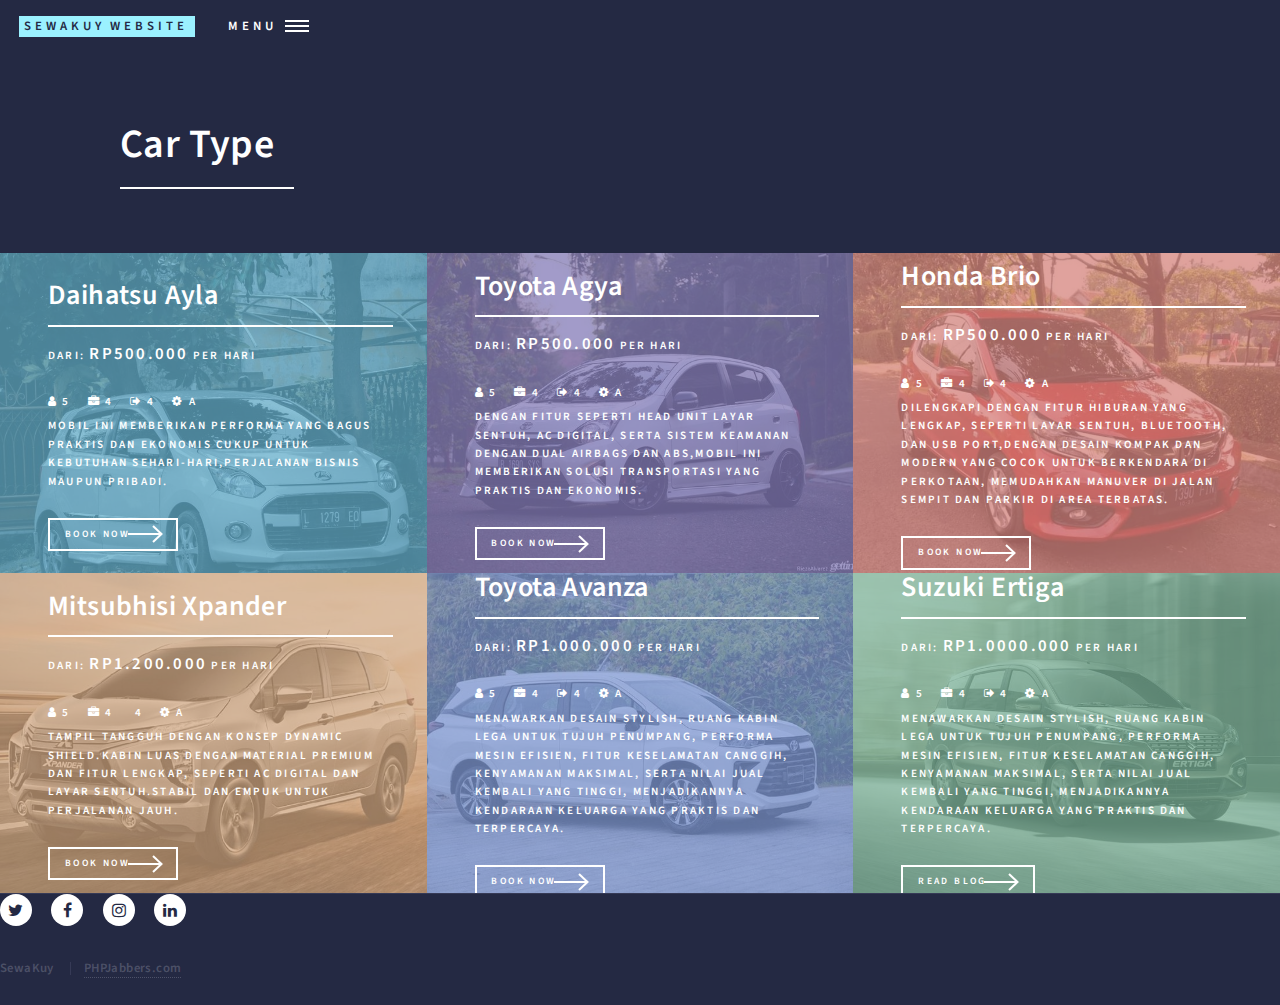
<file: Car Type.html>
<!DOCTYPE HTML>
<html>
	<head>
		<title>SewaKuy</title>
		<meta charset="utf-8" />
		<meta name="viewport" content="width=device-width, initial-scale=1, user-scalable=no" />
		<link rel="stylesheet" href="assets/bootstrap/css/bootstrap.min.css" />
		<link rel="stylesheet" href="assets/css/main.css" />
		<noscript><link rel="stylesheet" href="assets/css/noscript.css" /></noscript>
	</head>
	<body class="is-preload">

		<!-- Wrapper -->
			<div id="wrapper">

				<!-- Header -->
				<header id="header" class="alt">
					<a href="index.html" class="logo"><strong>SewaKuy<strong> <span>Website</span></a>
					<nav>
						<a href="#menu">Menu</a>
					</nav>
				</header>

				<!-- Menu -->
				<nav id="menu">
					<ul class="links">
		                <li> <a href="index.html">Home </a> </li>

		                <li class="active"> <a href="Fleet.html">Car Type</a> </li>

		                <li> <a href="about-us.html">About Us</a> </li>
		                <li><a href="contact.html">Contact Us</a></li>

		                <li class="dropdown">
		                    <a class="nav-link dropdown-toggle" data-toggle="dropdown" href="#" role="button" aria-haspopup="true" aria-expanded="false">More</a>
		                    
		                    <ul class="dropdown-menu">
		                        <li><a href="team.html">Team</a></li>
				                <li><a href="terms.html">FAQ</a></li>
		                    </ul>
		                </li>
            		</ul>
				</nav>

				<!-- Main -->
				<div id="main" class="alt">
						<!-- One -->
							<section id="one">
								<div class="inner">
									<header class="major">
										<h1>Car Type</h1>
									</header>
								</div>
							</section>

							<section class="tiles">
								<article>
									<span class="image">
										<img src="images/mobil.jpg" alt="" />
									</span>
									<header class="major">
										<h3>Daihatsu Ayla</h3>
										

										<p style="margin-bottom: 25px;">dari: <strong>Rp500.000</strong> per hari</p>

										<p>
											<i class="fa fa-user"></i> 5 &nbsp;&nbsp;
											<i class="fa fa-briefcase"></i> 4 &nbsp;&nbsp;
											<i class="fa fa-sign-out"></i> 4 &nbsp;&nbsp;
											<i class="fa fa-cog"></i> A
										</p>

										<p>mobil ini memberikan performa yang bagus praktis dan ekonomis cukup untuk kebutuhan sehari-hari,perjalanan bisnis maupun pribadi.</p>

										

										<div class="major-actions">
											<a href="contact.html" data-toggle="#" data-target="#exampleModal" class="button small next">Book Now</a>
										</div>
									</header>
								</article>

								<article>
									<span class="image">
										<img src="images/agya.jpg" alt="" />
									</span>
									<header class="major">
										<h3>Toyota Agya </h3>

										<p style="margin-bottom: 25px;">dari: <strong>Rp500.000</strong> per hari</p>

										<p>
											<i class="fa fa-user"></i> 5 &nbsp;&nbsp;
											<i class="fa fa-briefcase"></i> 4 &nbsp;&nbsp;
											<i class="fa fa-sign-out"></i> 4 &nbsp;&nbsp;
											<i class="fa fa-cog"></i> A
										</p>

										<p> dengan fitur seperti head unit layar sentuh, AC digital, serta sistem keamanan dengan dual airbags dan ABS,Mobil ini memberikan solusi transportasi yang praktis dan ekonomis.<p>

										
											<div class="major-actions">
												<a href="contact.html" data-toggle="#" data-target="#exampleModal" class="button small next">Book Now</a>
											</div>
										</header>
									</article>
	
									<article>
										<span class="image">
											<img src="images/brio.jpg" alt="" />
										</span>
										<header class="major">
											<h3>Honda Brio </h3>
	
											<p style="margin-bottom: 25px;">dari: <strong>Rp500.000</strong> per hari</p>
	
											<p>
												<i class="fa fa-user"></i> 5 &nbsp;&nbsp;
												<i class="fa fa-briefcase"></i> 4 &nbsp;&nbsp;
												<i class="fa fa-sign-out"></i> 4 &nbsp;&nbsp;
												<i class="fa fa-cog"></i> A
											</p>
	
											<p>  dilengkapi dengan fitur hiburan yang lengkap, seperti layar sentuh, Bluetooth, dan USB port,Dengan desain kompak dan modern yang cocok untuk berkendara di perkotaan, memudahkan manuver di jalan sempit dan parkir di area terbatas.<P>
	
											
										<div class="major-actions">
											<a href="contact.html" data-toggle="#" data-target="#exampleModal" class="button small next">Book Now</a>
										</div>
									</header>
								</article>
					
								<article>
									<span class="image">
										<img src="images/Xpander.jpg" alt="" />
									</span>
									<header class="major">
										<h3>Mitsubhisi Xpander </h3>

										<p style="margin-bottom: 25px;">dari: <strong>Rp1.200.000</strong> per hari</p>

										<p>
											<i class="fa fa-user"></i> 5 &nbsp;&nbsp;
											<i class="fa fa-briefcase"></i> 4 &nbsp;&nbsp;
											<i class="fa fa-sign-ouDilengkapit"></i> 4 &nbsp;&nbsp;
											<i class="fa fa-cog"></i> A
										</p>

										<p> Tampil tangguh dengan konsep Dynamic Shield.Kabin luas dengan material premium dan fitur lengkap, seperti AC digital dan layar sentuh.Stabil dan empuk untuk perjalanan jauh.<P>

						<!-- Footer -->
										<div class="major-actions">
											<a href="contact.html" data-toggle="#" data-target="#exampleModal" class="button small next">Book Now</a>
										</div>
									</header>
								</article>

								<article>
									<span class="image">
										<img src="images/avansa.jpg" alt="" />
									</span>
									<header class="major">
										<h3>Toyota Avanza </h3>

										<p style="margin-bottom: 25px;">dari: <strong>Rp1.000.000</strong> per hari</p>

										<p>
											<i class="fa fa-user"></i> 5 &nbsp;&nbsp;
											<i class="fa fa-briefcase"></i> 4 &nbsp;&nbsp;
											<i class="fa fa-sign-out"></i> 4 &nbsp;&nbsp;
											<i class="fa fa-cog"></i> A
										</p>

										<p>menawarkan desain stylish, ruang kabin lega untuk tujuh penumpang, performa mesin efisien, fitur keselamatan canggih, kenyamanan maksimal, serta nilai jual kembali yang tinggi, menjadikannya kendaraan keluarga yang praktis dan terpercaya.<P>

										
											<div class="major-actions">
												<a href="contact.html" data-toggle="#" data-target="#exampleModal" class="button small next">Book Now</a>
											</div>
										</header>
									</article>
	
									<article>
										<span class="image">
											<img src="images/ertiga.jpg" alt="" />
										</span>
										<header class="major">
											<h3>Suzuki Ertiga </h3>
	
											<p style="margin-bottom: 25px;">dari: <strong>Rp1.0000.000</strong> per hari</p>
	
											<p>
												<i class="fa fa-user"></i> 5 &nbsp;&nbsp;
												<i class="fa fa-briefcase"></i> 4 &nbsp;&nbsp;
												<i class="fa fa-sign-out"></i> 4 &nbsp;&nbsp;
												<i class="fa fa-cog"></i> A
											</p>
	
											<p> menawarkan desain stylish, ruang kabin lega untuk tujuh penumpang, performa mesin efisien, fitur keselamatan canggih, kenyamanan maksimal, serta nilai jual kembali yang tinggi, menjadikannya kendaraan keluarga yang praktis dan terpercaya.<P>
												
											
										<div class="major-actions">
											<a href="blog-details.html" class="button small next">Read Blog</a>
										</div>
									</header>
								</article>
							</section>

					</div>
					<footer id="footer">
						<div class="inner">
						<ul class="icons">
							<li><a href="#" class="icon alt fa-twitter"><span class="label">Twitter</span></a></li>
							<li><a href="#" class="icon alt fa-facebook"><span class="label">Facebook</span></a></li>
							<li><a href="#" class="icon alt fa-instagram"><span class="label">Instagram</span></a></li>
							<li><a href="#" class="icon alt fa-linkedin"><span class="label">LinkedIn</span></a></li>
						</ul>
						<ul class="copyright">
							<li>SewaKuy</li>
							<li> <a href="https://www.phpjabbers.com/">PHPJabbers.com</a></li>
						</ul>
					</div>
				</footer>

			</div>

			<!-- Modal -->
		    <div class="modal fade" id="exampleModal" tabindex="-1" role="dialog" aria-labelledby="exampleModalLabel" aria-hidden="true">
		      <div class="modal-dialog modal-lg" role="document">
		        <div class="modal-content">
		          <div class="modal-header">
		            <h4 class="modal-title" id="exampleModalLabel">Book Now</h4>
		            <button type="button" class="close" data-dismiss="modal" aria-label="Close">
		              <span aria-hidden="true">&times;</span>
		            </button>
		          </div>
		          <div class="modal-body">
		              <form action="#">
		              	<div class="fields">
		              		<div class="field half">
		              			<label for="field-1">Pick-up location</label>

		              			<input type="text" id="field-1" required="">
		              		</div>

		              		<div class="field half">
		              			<label for="field-2">Return location</label>

		              			<input type="text" id="field-2" required="">
		              		</div>

		              		<div class="field half">
		              			<label for="field-3">Pick-up date/time</label>

		              			<input type="text" id="field-3" required="">
		              		</div>

		              		<div class="field half">
		              			<label for="field-4">Return date/time</label>

		              			<input type="text" id="field-4" required="">
		              		</div>

		              		<div class="field">
		              			<label for="field-5">Enter full name</label>

		              			 <input type="text" id="field-5" required="">
		              		</div>

		              		<div class="field half">
		              			<label for="field-6">Enter email address</label>

		              			<input type="text" id="field-6" required="">
		              		</div>

		              		<div class="field half">
		              			<label for="field-6">Enter phone</label>

		              			<input type="text" id="field-6" required="">
		              		</div>
	              		</div>
		              </form>
		          </div>
		          <div class="modal-footer">
		            <button type="button" data-dismiss="modal">Cancel</button>
		            <button type="button">Book Now</button>
		          </div>
		        </div>
		      </div>
		    </div>

		<!-- Scripts -->
			<script src="assets/js/jquery.min.js"></script>
			<script src="assets/bootstrap/js/bootstrap.bundle.min.js"></script>
			<script src="assets/js/jquery.scrolly.min.js"></script>
			<script src="assets/js/jquery.scrollex.min.js"></script>
			<script src="assets/js/browser.min.js"></script>
			<script src="assets/js/breakpoints.min.js"></script>
			<script src="assets/js/util.js"></script>
			<script src="assets/js/main.js"></script>

	</body>
</html>
</file>
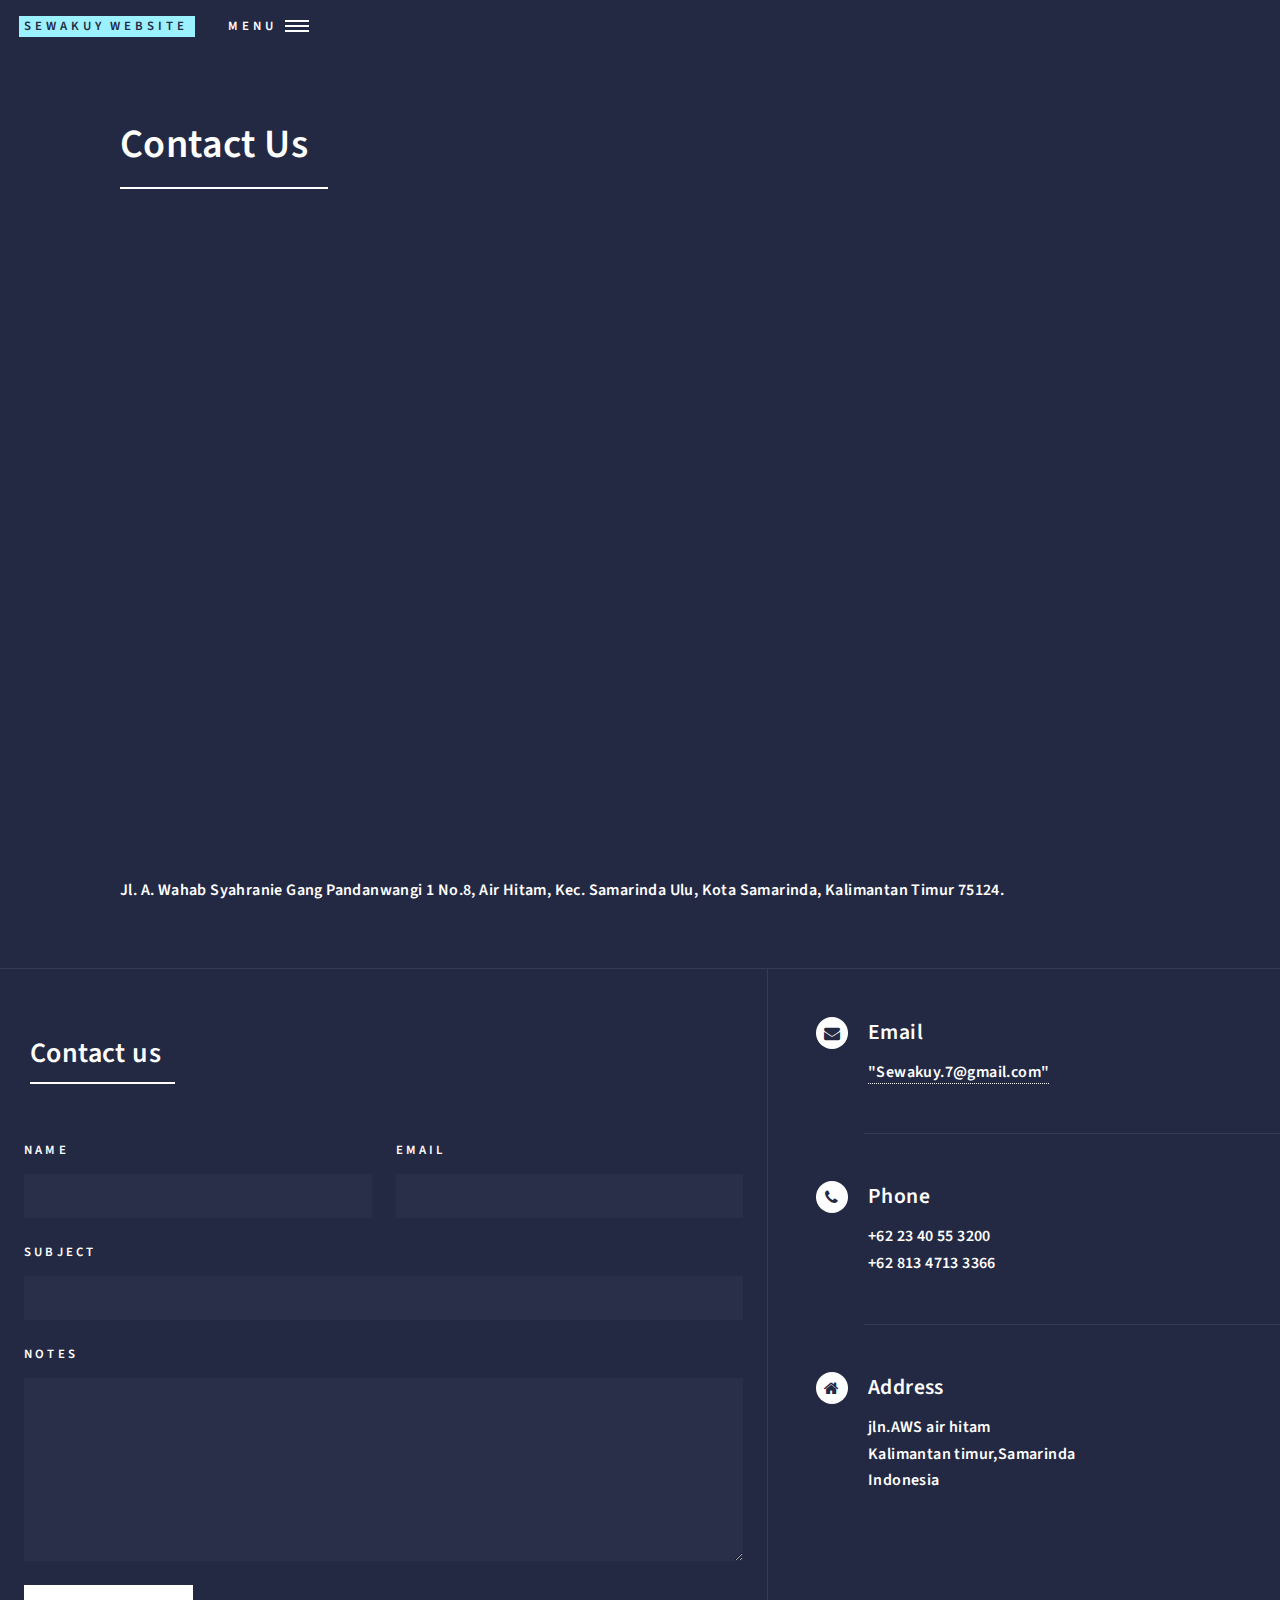
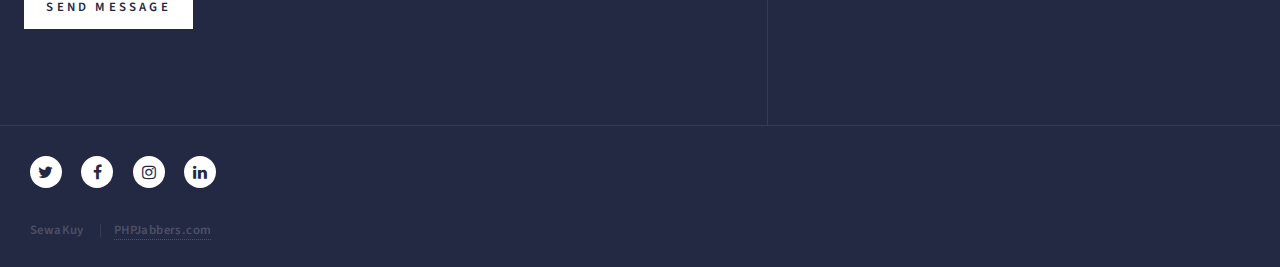
<file: contact.html>
<!DOCTYPE HTML>
<html>
	<head>
		<title>SewaKuy</title>
		<meta charset="utf-8" />
		<meta name="viewport" content="width=device-width, initial-scale=1, user-scalable=no" />
		<link rel="stylesheet" href="assets/bootstrap/css/bootstrap.min.css" />
		<link rel="stylesheet" href="assets/css/main.css" />
		<noscript><link rel="stylesheet" href="assets/css/noscript.css" /></noscript>
	</head>
	<body class="is-preload">

		<!-- Wrapper -->
			<div id="wrapper">

				<!-- Header -->
				<header id="header" class="alt">
					<a href="index.html" class="logo"><strong>SewaKuy<strong> <span>Website</span></a>
					<nav>
						<a href="#menu">Menu</a>
					</nav>
				</header>

				<!-- Menu -->
				<nav id="menu">
					<ul class="links">
		                <li> <a href="index.html">Home </a> </li>

		                <li> <a href="fleet.html">Car Type</a> </li>

		                <li> <a href="about-us.html">About Us</a> </li>

		                <li class="active"><a href="contact.html">Contact Us</a></li>

		                <li class="dropdown">
		                    <a class="nav-link dropdown-toggle" data-toggle="dropdown" href="#" role="button" aria-haspopup="true" aria-expanded="false">More</a>
		                    
		                    <ul class="dropdown-menu">
		                        <li><a href="team.html">Team</a></li>
				                <li><a href="terms.html">FAQ</a></li>
		                    </ul>
		                </li>
            		</ul>
				</nav>

				<!-- Main -->
					<div id="main" class="alt">

						<!-- One -->
							<section id="one">
								<div class="inner">
									<header class="major">
										<h1>Contact Us</h1>
									</header>
									<span class="image main"><iframe src="https://www.google.com/maps/embed?pb=!1m18!1m12!1m3!1d3989.683530514154!2d117.13813276161984!3d-0.4709674079694976!2m3!1f0!2f0!3f0!3m2!1i1024!2i768!4f13.1!3m3!1m2!1s0x2df67f320f30d4f3%3A0xd320b2446083d766!2sJl.%20A.%20Wahab%20Syahranie%2C%20Air%20Hitam%2C%20Kec.%20Samarinda%20Ulu%2C%20Kota%20Samarinda%2C%20Kalimantan%20Timur%2075243!5e0!3m2!1sid!2sid!4v1728136950940!5m2!1sid!2sid" width="100%" height="600" style="border:0;" allowfullscreen="" loading="lazy" referrerpolicy="no-referrer-when-downgrade"></iframe></span>
									<p>Jl. A. Wahab Syahranie Gang Pandanwangi 1 No.8, Air Hitam, Kec. Samarinda Ulu, Kota Samarinda, Kalimantan Timur 75124.</p>
								</div>
							</section>

					</div>

				<!-- Contact -->
					<section id="contact">
						<div class="inner">
							<section>
								<header class="major">
									<h2 style="padding-left: 30px;">Contact us</h2>
								</header>

								<form method="post" action="#">
									<div class="fields">
										<div class="field half">
											<label for="name">Name</label>
											<input type="text" name="name" id="name" />
										</div>
										<div class="field half">
											<label for="email">Email</label>
											<input type="text" name="email" id="email" />
										</div>
										<div class="field">
											<label for="subject">Subject</label>
											<input type="text" name="subject" id="subject" />
										</div>
										<div class="field">
											<label for="message">Notes</label>
											<textarea name="message" id="message" rows="6"></textarea>
										</div>

										<div class="field half text-right">
											<ul class="actions">
												<li><input type="submit" value="Send Message" class="primary" /></li>
											</ul>
										</div>
									</div>
								</form>
							</section>
							<section class="split">
								<section>
									<div class="contact-method">
										<span class="icon alt fa-envelope"></span>
										<h3>Email</h3>
										<a href=</div>"Sewakuy.7@gmail.com"</a>
									</div>
								</section>
								<section>
									<div class="contact-method">
										<span class="icon alt fa-phone"></span>
										<h3>Phone</h3>
										<span>+62 23 40 55 3200</span>
										<br>
										<span>+62 813 4713 3366</span>
									</div>
								</section>
								<section>
									<div class="contact-method">
										<span class="icon alt fa-home"></span>
										<h3>Address</h3>
										<span>jln.AWS air hitam <br> Kalimantan timur,Samarinda <br> Indonesia</span>
									</div>
								</section>
							</section>
						</div>
					</section>


				<!-- Footer -->
					<footer id="footer">
						<div class="inner" style="padding-left: 30px; padding-top: 30px;">
							<ul class="icons">
								<li><a href="#" class="icon alt fa-twitter"><span class="label">Twitter</span></a></li>
								<li><a href="#" class="icon alt fa-facebook"><span class="label">Facebook</span></a></li>
								<li><a href="#" class="icon alt fa-instagram"><span class="label">Instagram</span></a></li>
								<li><a href="#" class="icon alt fa-linkedin"><span class="label">LinkedIn</span></a></li>
							</ul>
							
							<ul class="copyright">
								<li>SewaKuy</li>
								<li> <a href="https://www.phpjabbers.com/">PHPJabbers.com</a></li>
							</ul>
						</div>
					</footer>


			</div>

		<!-- Scripts -->
			<script src="assets/js/jquery.min.js"></script>
			<script src="assets/bootstrap/js/bootstrap.bundle.min.js"></script>
			<script src="assets/js/jquery.scrolly.min.js"></script>
			<script src="assets/js/jquery.scrollex.min.js"></script>
			<script src="assets/js/browser.min.js"></script>
			<script src="assets/js/breakpoints.min.js"></script>
			<script src="assets/js/util.js"></script>
			<script src="assets/js/main.js"></script>

	</body>
</html>
</file>
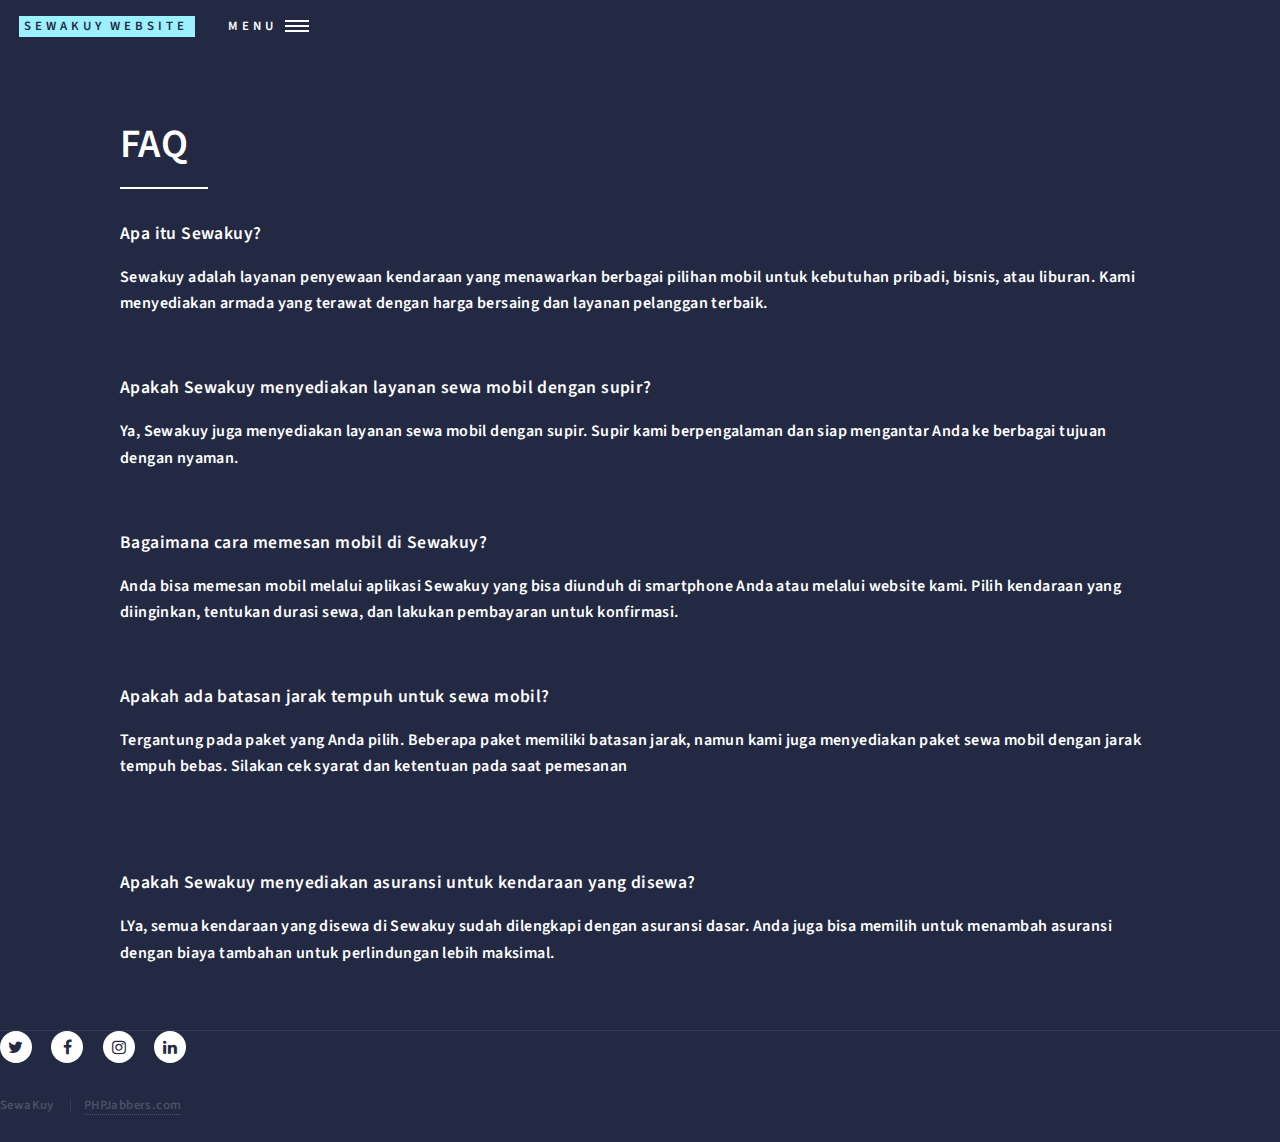
<file: faq.html>
<!DOCTYPE HTML>
<html>
	<head>
		<title>SewaKuy</title>
		<meta charset="utf-8" />
		<meta name="viewport" content="width=device-width, initial-scale=1, user-scalable=no" />
		<link rel="stylesheet" href="assets/bootstrap/css/bootstrap.min.css" />
		<link rel="stylesheet" href="assets/css/main.css" />
		<noscript><link rel="stylesheet" href="assets/css/noscript.css" /></noscript>
	</head>
	<body class="is-preload">

		<!-- Wrapper -->
			<div id="wrapper">

				<!-- Header -->
				<header id="header" class="alt">
					<a href="index.html" class="logo"><strong>SewaKuy<strong> <span>Website</span></a>
					<nav>
						<a href="#menu">Menu</a>
					</nav>
				</header>

				<!-- Menu -->
				<nav id="menu">
					<ul class="links">
		                <li> <a href="index.html">Home </a> </li>

		                <li> <a href="fleet.html">Car Type</a> </li>

		                <li> <a href="about-us.html">About Us</a> </li>

		                <li><a href="contact.html">Contact Us</a></li>

		                <li class="dropdown active">
		                    <a class="nav-link dropdown-toggle" data-toggle="dropdown" href="#" role="button" aria-haspopup="true" aria-expanded="false">More</a>
		                    
		                    <ul class="dropdown-menu">
		                        <li><a href="team.html">Team</a></li>
				                <li class="active"><a href="FAQ.html">FAQ</a></li>
		                    </ul>
		                </li>
            		</ul>
				</nav>

				<!-- Main -->
					<div id="main" class="alt">

						<section id="one">
							<div class="inner">
								<header class="major">
									<h1>FAQ</h1>
								</header>

								<h4>Apa itu Sewakuy?</h4>
								
								<p> Sewakuy adalah layanan penyewaan kendaraan yang menawarkan berbagai pilihan mobil untuk kebutuhan pribadi, bisnis, atau liburan. Kami menyediakan armada yang terawat dengan harga bersaing dan layanan pelanggan terbaik.</p>

								<br>

								<h4>Apakah Sewakuy menyediakan layanan sewa mobil dengan supir?</h4>
								<p>Ya, Sewakuy juga menyediakan layanan sewa mobil dengan supir. Supir kami berpengalaman dan siap mengantar Anda ke berbagai tujuan dengan nyaman.</p>
								
								<br>

								<h4>Bagaimana cara memesan mobil di Sewakuy?</h4>
								<p>Anda bisa memesan mobil melalui aplikasi Sewakuy yang bisa diunduh di smartphone Anda atau melalui website kami. Pilih kendaraan yang diinginkan, tentukan durasi sewa, dan lakukan pembayaran untuk konfirmasi.</p>
								
								<br>

								<h4>Apakah ada batasan jarak tempuh untuk sewa mobil?</h4>
								<p>Tergantung pada paket yang Anda pilih. Beberapa paket memiliki batasan jarak, namun kami juga menyediakan paket sewa mobil dengan jarak tempuh bebas. Silakan cek syarat dan ketentuan pada saat pemesanan<p>
								<br>

								<h4> Apakah Sewakuy menyediakan asuransi untuk kendaraan yang disewa?</h4>
								<p>LYa, semua kendaraan yang disewa di Sewakuy sudah dilengkapi dengan asuransi dasar. Anda juga bisa memilih untuk menambah asuransi dengan biaya tambahan untuk perlindungan lebih maksimal.</p>

								
							</div>
						</section>
						
					</div>

				<!-- Footer -->
				<footer id="footer">
					<div class="inner">
						<ul class="icons">
							<li><a href="#" class="icon alt fa-twitter"><span class="label">Twitter</span></a></li>
							<li><a href="#" class="icon alt fa-facebook"><span class="label">Facebook</span></a></li>
							<li><a href="#" class="icon alt fa-instagram"><span class="label">Instagram</span></a></li>
							<li><a href="#" class="icon alt fa-linkedin"><span class="label">LinkedIn</span></a></li>
						</ul>
						<ul class="copyright">
							<li>SewaKuy</li>
							<li> <a href="https://www.phpjabbers.com/">PHPJabbers.com</a></li>
						</ul>
					</div>
				</footer>

			</div>

		<!-- Scripts -->
			<script src="assets/js/jquery.min.js"></script>
			<script src="assets/bootstrap/js/bootstrap.bundle.min.js"></script>
			<script src="assets/js/jquery.scrolly.min.js"></script>
			<script src="assets/js/jquery.scrollex.min.js"></script>
			<script src="assets/js/browser.min.js"></script>
			<script src="assets/js/breakpoints.min.js"></script>
			<script src="assets/js/util.js"></script>
			<script src="assets/js/main.js"></script>

	</body>
</html>
</file>
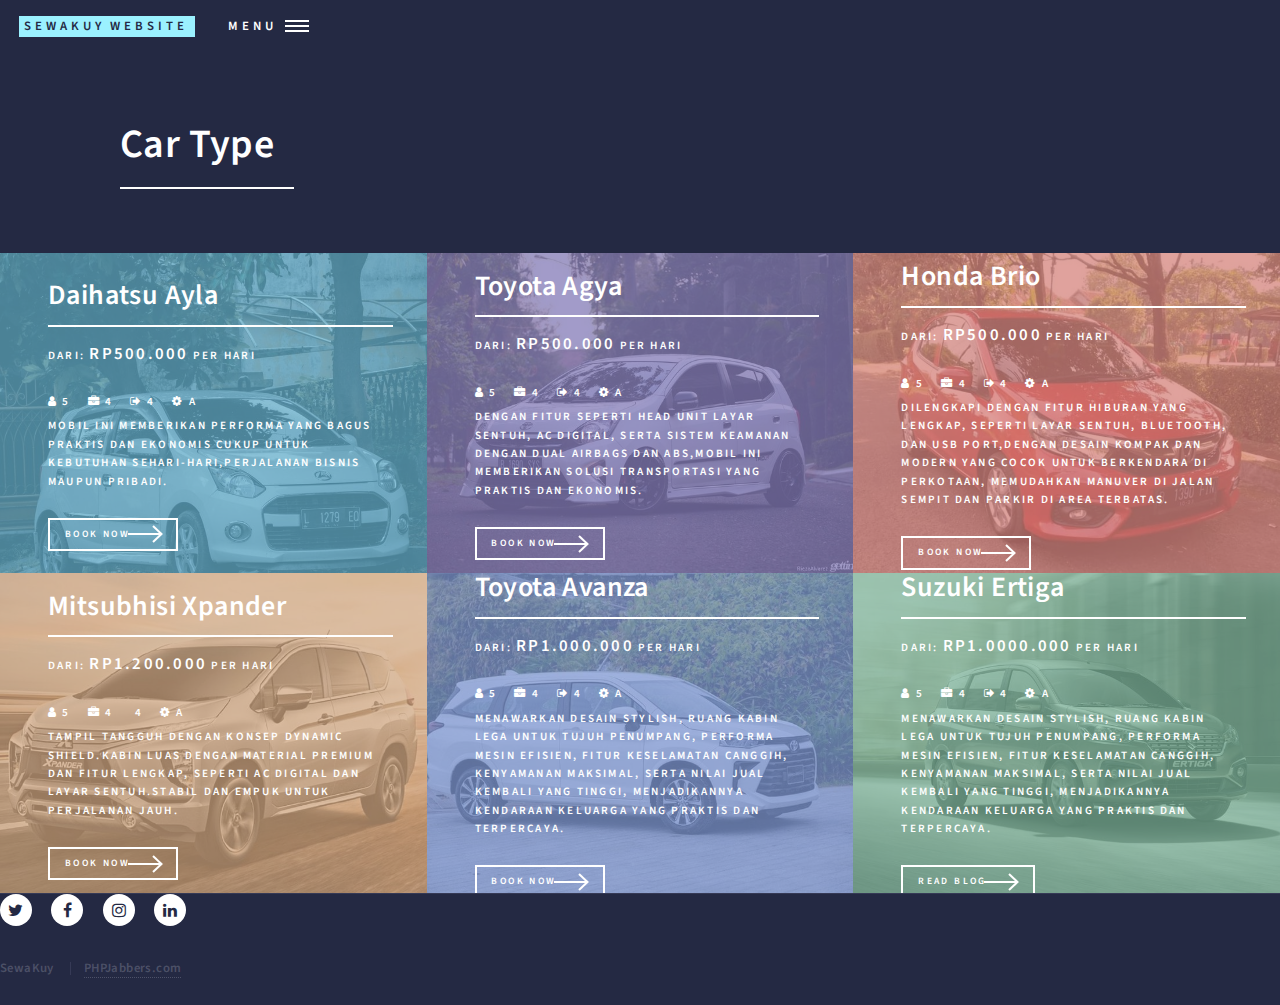
<file: fleet.html>
<!DOCTYPE HTML>
<html>
	<head>
		<title>SewaKuy</title>
		<meta charset="utf-8" />
		<meta name="viewport" content="width=device-width, initial-scale=1, user-scalable=no" />
		<link rel="stylesheet" href="assets/bootstrap/css/bootstrap.min.css" />
		<link rel="stylesheet" href="assets/css/main.css" />
		<noscript><link rel="stylesheet" href="assets/css/noscript.css" /></noscript>
	</head>
	<body class="is-preload">

		<!-- Wrapper -->
			<div id="wrapper">

				<!-- Header -->
				<header id="header" class="alt">
					<a href="index.html" class="logo"><strong>SewaKuy<strong> <span>Website</span></a>
					<nav>
						<a href="#menu">Menu</a>
					</nav>
				</header>

				<!-- Menu -->
				<nav id="menu">
					<ul class="links">
		                <li> <a href="index.html">Home </a> </li>

		                <li class="active"> <a href="fleet.html">Car Type</a> </li>

		                <li> <a href="about-us.html">About Us</a> </li>
		                <li><a href="contact.html">Contact Us</a></li>

		                <li class="dropdown">
		                    <a class="nav-link dropdown-toggle" data-toggle="dropdown" href="#" role="button" aria-haspopup="true" aria-expanded="false">More</a>
		                    
		                    <ul class="dropdown-menu">
		                        <li><a href="team.html">Team</a></li>
				                <li><a href="terms.html">Terms</a></li>
		                    </ul>
		                </li>
            		</ul>
				</nav>

				<!-- Main -->
				<div id="main" class="alt">
						<!-- One -->
							<section id="one">
								<div class="inner">
									<header class="major">
										<h1>Car Type</h1>
									</header>
								</div>
							</section>

							<section class="tiles">
								<article>
									<span class="image">
										<img src="images/mobil.jpg" alt="" />
									</span>
									<header class="major">
										<h3>Daihatsu Ayla</h3>
										

										<p style="margin-bottom: 25px;">dari: <strong>Rp500.000</strong> per hari</p>

										<p>
											<i class="fa fa-user"></i> 5 &nbsp;&nbsp;
											<i class="fa fa-briefcase"></i> 4 &nbsp;&nbsp;
											<i class="fa fa-sign-out"></i> 4 &nbsp;&nbsp;
											<i class="fa fa-cog"></i> A
										</p>

										<p>mobil ini memberikan performa yang bagus praktis dan ekonomis cukup untuk kebutuhan sehari-hari,perjalanan bisnis maupun pribadi.</p>

										

										<div class="major-actions">
											<a href="contact.html" data-toggle="#" data-target="#exampleModal" class="button small next">Book Now</a>
										</div>
									</header>
								</article>

								<article>
									<span class="image">
										<img src="images/agya.jpg" alt="" />
									</span>
									<header class="major">
										<h3>Toyota Agya </h3>

										<p style="margin-bottom: 25px;">dari: <strong>Rp500.000</strong> per hari</p>

										<p>
											<i class="fa fa-user"></i> 5 &nbsp;&nbsp;
											<i class="fa fa-briefcase"></i> 4 &nbsp;&nbsp;
											<i class="fa fa-sign-out"></i> 4 &nbsp;&nbsp;
											<i class="fa fa-cog"></i> A
										</p>

										<p> dengan fitur seperti head unit layar sentuh, AC digital, serta sistem keamanan dengan dual airbags dan ABS,Mobil ini memberikan solusi transportasi yang praktis dan ekonomis.<p>

										
											<div class="major-actions">
												<a href="contact.html" data-toggle="#" data-target="#exampleModal" class="button small next">Book Now</a>
											</div>
										</header>
									</article>
	
									<article>
										<span class="image">
											<img src="images/brio.jpg" alt="" />
										</span>
										<header class="major">
											<h3>Honda Brio </h3>
	
											<p style="margin-bottom: 25px;">dari: <strong>Rp500.000</strong> per hari</p>
	
											<p>
												<i class="fa fa-user"></i> 5 &nbsp;&nbsp;
												<i class="fa fa-briefcase"></i> 4 &nbsp;&nbsp;
												<i class="fa fa-sign-out"></i> 4 &nbsp;&nbsp;
												<i class="fa fa-cog"></i> A
											</p>
	
											<p>  dilengkapi dengan fitur hiburan yang lengkap, seperti layar sentuh, Bluetooth, dan USB port,Dengan desain kompak dan modern yang cocok untuk berkendara di perkotaan, memudahkan manuver di jalan sempit dan parkir di area terbatas.<P>
	
											
										<div class="major-actions">
											<a href="contact.html" data-toggle="#" data-target="#exampleModal" class="button small next">Book Now</a>
										</div>
									</header>
								</article>
					
								<article>
									<span class="image">
										<img src="images/Xpander.jpg" alt="" />
									</span>
									<header class="major">
										<h3>Mitsubhisi Xpander </h3>

										<p style="margin-bottom: 25px;">dari: <strong>Rp1.200.000</strong> per hari</p>

										<p>
											<i class="fa fa-user"></i> 5 &nbsp;&nbsp;
											<i class="fa fa-briefcase"></i> 4 &nbsp;&nbsp;
											<i class="fa fa-sign-ouDilengkapit"></i> 4 &nbsp;&nbsp;
											<i class="fa fa-cog"></i> A
										</p>

										<p> Tampil tangguh dengan konsep Dynamic Shield.Kabin luas dengan material premium dan fitur lengkap, seperti AC digital dan layar sentuh.Stabil dan empuk untuk perjalanan jauh.<P>

						<!-- Footer -->
										<div class="major-actions">
											<a href="contact.html" data-toggle="#" data-target="#exampleModal" class="button small next">Book Now</a>
										</div>
									</header>
								</article>

								<article>
									<span class="image">
										<img src="images/avansa.jpg" alt="" />
									</span>
									<header class="major">
										<h3>Toyota Avanza </h3>

										<p style="margin-bottom: 25px;">dari: <strong>Rp1.000.000</strong> per hari</p>

										<p>
											<i class="fa fa-user"></i> 5 &nbsp;&nbsp;
											<i class="fa fa-briefcase"></i> 4 &nbsp;&nbsp;
											<i class="fa fa-sign-out"></i> 4 &nbsp;&nbsp;
											<i class="fa fa-cog"></i> A
										</p>

										<p>menawarkan desain stylish, ruang kabin lega untuk tujuh penumpang, performa mesin efisien, fitur keselamatan canggih, kenyamanan maksimal, serta nilai jual kembali yang tinggi, menjadikannya kendaraan keluarga yang praktis dan terpercaya.<P>

										
											<div class="major-actions">
												<a href="contact.html" data-toggle="#" data-target="#exampleModal" class="button small next">Book Now</a>
											</div>
										</header>
									</article>
	
									<article>
										<span class="image">
											<img src="images/ertiga.jpg" alt="" />
										</span>
										<header class="major">
											<h3>Suzuki Ertiga </h3>
	
											<p style="margin-bottom: 25px;">dari: <strong>Rp1.0000.000</strong> per hari</p>
	
											<p>
												<i class="fa fa-user"></i> 5 &nbsp;&nbsp;
												<i class="fa fa-briefcase"></i> 4 &nbsp;&nbsp;
												<i class="fa fa-sign-out"></i> 4 &nbsp;&nbsp;
												<i class="fa fa-cog"></i> A
											</p>
	
											<p> menawarkan desain stylish, ruang kabin lega untuk tujuh penumpang, performa mesin efisien, fitur keselamatan canggih, kenyamanan maksimal, serta nilai jual kembali yang tinggi, menjadikannya kendaraan keluarga yang praktis dan terpercaya.<P>
												
											
										<div class="major-actions">
											<a href="blog-details.html" class="button small next">Read Blog</a>
										</div>
									</header>
								</article>
							</section>

					</div>
					<footer id="footer">
						<div class="inner">
						<ul class="icons">
							<li><a href="#" class="icon alt fa-twitter"><span class="label">Twitter</span></a></li>
							<li><a href="#" class="icon alt fa-facebook"><span class="label">Facebook</span></a></li>
							<li><a href="#" class="icon alt fa-instagram"><span class="label">Instagram</span></a></li>
							<li><a href="#" class="icon alt fa-linkedin"><span class="label">LinkedIn</span></a></li>
						</ul>
						<ul class="copyright">
							<li>SewaKuy</li>
							<li> <a href="https://www.phpjabbers.com/">PHPJabbers.com</a></li>
						</ul>
					</div>
				</footer>

			</div>

			<!-- Modal -->
		    <div class="modal fade" id="exampleModal" tabindex="-1" role="dialog" aria-labelledby="exampleModalLabel" aria-hidden="true">
		      <div class="modal-dialog modal-lg" role="document">
		        <div class="modal-content">
		          <div class="modal-header">
		            <h4 class="modal-title" id="exampleModalLabel">Book Now</h4>
		            <button type="button" class="close" data-dismiss="modal" aria-label="Close">
		              <span aria-hidden="true">&times;</span>
		            </button>
		          </div>
		          <div class="modal-body">
		              <form action="#">
		              	<div class="fields">
		              		<div class="field half">
		              			<label for="field-1">Pick-up location</label>

		              			<input type="text" id="field-1" required="">
		              		</div>

		              		<div class="field half">
		              			<label for="field-2">Return location</label>

		              			<input type="text" id="field-2" required="">
		              		</div>

		              		<div class="field half">
		              			<label for="field-3">Pick-up date/time</label>

		              			<input type="text" id="field-3" required="">
		              		</div>

		              		<div class="field half">
		              			<label for="field-4">Return date/time</label>

		              			<input type="text" id="field-4" required="">
		              		</div>

		              		<div class="field">
		              			<label for="field-5">Enter full name</label>

		              			 <input type="text" id="field-5" required="">
		              		</div>

		              		<div class="field half">
		              			<label for="field-6">Enter email address</label>

		              			<input type="text" id="field-6" required="">
		              		</div>

		              		<div class="field half">
		              			<label for="field-6">Enter phone</label>

		              			<input type="text" id="field-6" required="">
		              		</div>
	              		</div>
		              </form>
		          </div>
		          <div class="modal-footer">
		            <button type="button" data-dismiss="modal">Cancel</button>
		            <button type="button">Book Now</button>
		          </div>
		        </div>
		      </div>
		    </div>

		<!-- Scripts -->
			<script src="assets/js/jquery.min.js"></script>
			<script src="assets/bootstrap/js/bootstrap.bundle.min.js"></script>
			<script src="assets/js/jquery.scrolly.min.js"></script>
			<script src="assets/js/jquery.scrollex.min.js"></script>
			<script src="assets/js/browser.min.js"></script>
			<script src="assets/js/breakpoints.min.js"></script>
			<script src="assets/js/util.js"></script>
			<script src="assets/js/main.js"></script>

	</body>
</html>
</file>
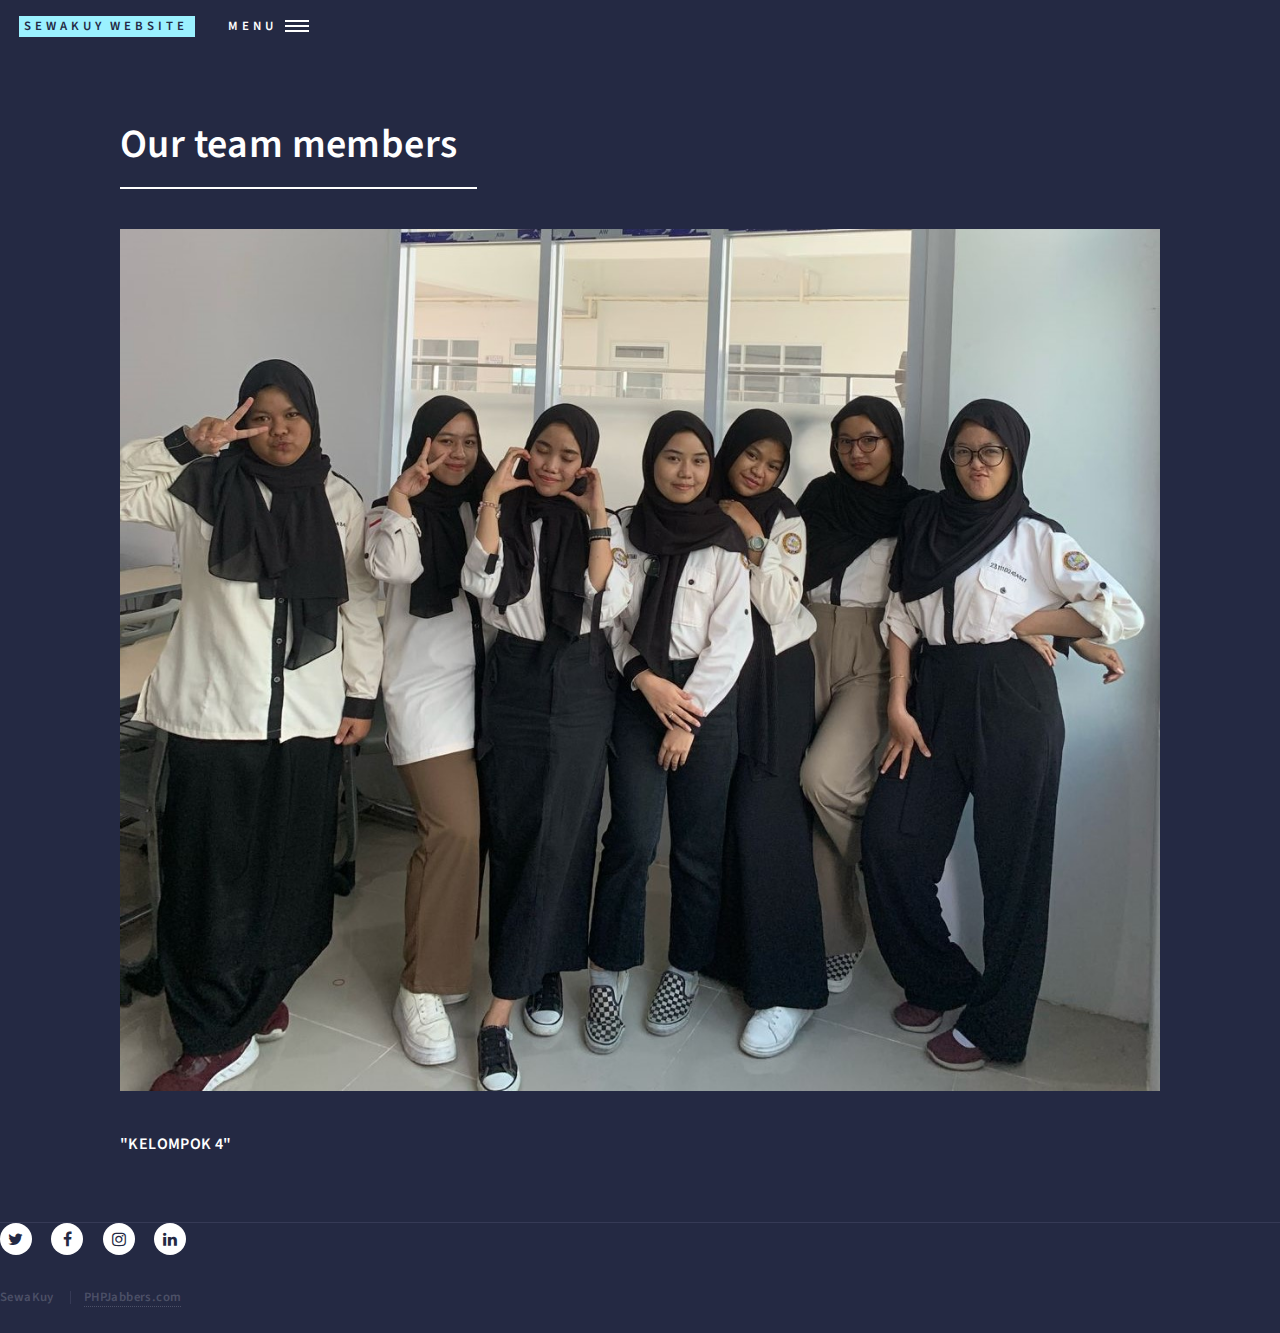
<file: team.html>
<!DOCTYPE HTML>
<html>
	<head>
		<title>SewaKuy</title>
		<meta charset="utf-8" />
		<meta name="viewport" content="width=device-width, initial-scale=1, user-scalable=no" />
		<link rel="stylesheet" href="assets/bootstrap/css/bootstrap.min.css" />
		<link rel="stylesheet" href="assets/css/main.css" />
		<noscript><link rel="stylesheet" href="assets/css/noscript.css" /></noscript>
	</head>
	<body class="is-preload">

		<!-- Wrapper -->
			<div id="wrapper">

				<!-- Header -->
				<header id="header" class="alt">
					<a href="index.html" class="logo"><strong>SewaKuy<strong> <span>Website</span></a>
					<nav>
						<a href="#menu">Menu</a>
					</nav>
				</header>

				<!-- Menu -->
				<nav id="menu">
					<ul class="links">
		                <li> <a href="index.html">Home </a> </li>

		                <li> <a href="fleet.html">Car Type</a> </li>

		                <li> <a href="about-us.html">About Us</a> </li>

		                <li><a href="contact.html">Contact Us</a></li>

		                <li class="dropdown active">
		                    <a class="nav-link dropdown-toggle" data-toggle="dropdown" href="#" role="button" aria-haspopup="true" aria-expanded="false">More</a>
		                    
		                    <ul class="dropdown-menu">
		                        <li class="active"><a href="team.html">Team</a></li> 
				                <li><a href="terms.html">FAQ</a></li>
		                    </ul>
		                </li>
            		</ul>
				</nav>

				<!-- Main -->
					<div id="main" class="alt">

						<!-- One -->
							<section id="one">
								<div class="inner">
									<header class="major">
										<h1>Our team members</h1>
									</header>
									
								<span class="image main"><img src="images/cewe.jpg" alt="" /></span>
								<p>"KELOMPOK 4"<P>





							</div>
						</section>

				</div>

			<!-- Footer -->
			<footer id="footer">
				<div class="inner">
					<ul class="icons">
						<li><a href="#" class="icon alt fa-twitter"><span class="label">Twitter</span></a></li>
						<li><a href="#" class="icon alt fa-facebook"><span class="label">Facebook</span></a></li>
						<li><a href="#" class="icon alt fa-instagram"><span class="label">Instagram</span></a></li>
						<li><a href="#" class="icon alt fa-linkedin"><span class="label">LinkedIn</span></a></li>
					</ul>
					<ul class="copyright">
						<li>SewaKuy</li>
						<li> <a href="https://www.phpjabbers.com/">PHPJabbers.com</a></li>
					</ul>
				</div>
			</footer>

		</div>

	<!-- Scripts -->
		<script src="assets/js/jquery.min.js"></script>
		<script src="assets/bootstrap/js/bootstrap.bundle.min.js"></script>
		<script src="assets/js/jquery.scrolly.min.js"></script>
		<script src="assets/js/jquery.scrollex.min.js"></script>
		<script src="assets/js/browser.min.js"></script>
		<script src="assets/js/breakpoints.min.js"></script>
		<script src="assets/js/util.js"></script>
		<script src="assets/js/main.js"></script>

</body>
</html>
</file>
<file: assets/css/noscript.css>
/*
	Forty by HTML5 UP
	html5up.net | @ajlkn
	Free for personal and commercial use under the CCA 3.0 license (html5up.net/license)
*/

/* Banner */

	body.is-preload #banner:after {
		opacity: 0.85;
	}

	body.is-preload #banner > .inner {
		-moz-filter: none;
		-webkit-filter: none;
		-ms-filter: none;
		filter: none;
		-moz-transform: none;
		-webkit-transform: none;
		-ms-transform: none;
		transform: none;
		opacity: 1;
	}
</file>
<file: assets/css/main.css>
@import url(font-awesome.min.css);
@import url("https://fonts.googleapis.com/css?family=Source+Sans+Pro:300,300italic,600,600italic");

html, body, div, span, applet, object,
iframe, h1, h2, h3, h4, h5, h6, p, blockquote,
pre, a, abbr, acronym, address, big, cite,
code, del, dfn, em, img, ins, kbd, q, s, samp,
small, strike, strong, sub, sup, tt, var, b,
u, i, center, dl, dt, dd, ol, ul, li, fieldset,
form, label, legend, table, caption, tbody,
tfoot, thead, tr, th, td, article, aside,
canvas, details, embed, figure, figcaption,
footer, header, hgroup, menu, nav, output, ruby,
section, summary, time, mark, audio, video {
	margin: 0;
	padding: 0;
	border: 0;
	font-size: 100%;
	font: inherit;
	vertical-align: baseline;}

article, aside, details, figcaption, figure,
footer, header, hgroup, menu, nav, section {
	display: block;}

body {
	line-height: 1;
}

ol, ul {
	list-style: none;
}

blockquote, q {
	quotes: none;
}

	blockquote:before, blockquote:after, q:before, q:after {
		content: '';
		content: none;
	}

table {
	border-collapse: collapse;
	border-spacing: 0;
}

body {
	-webkit-text-size-adjust: none;
}

mark {
	background-color: transparent;
	color: inherit;
}

input::-moz-focus-inner {
	border: 0;
	padding: 0;
}

/* Basic */

	@-ms-viewport {
		width: device-width;
	}

	body {
		-ms-overflow-style: scrollbar;
	}

	@media screen and (max-width: 480px) {

		html, body {
			min-width: 320px;
		}

	}

	html {
		box-sizing: border-box;
	}

	*, *:before, *:after {
		box-sizing: inherit;
	}

	body {
		background: #242943;
	}

		body.is-preload *, body.is-preload *:before, body.is-preload *:after {
			-moz-animation: none !important;
			-webkit-animation: none !important;
			-ms-animation: none !important;
			animation: none !important;
			-moz-transition: none !important;
			-webkit-transition: none !important;
			-ms-transition: none !important;
			transition: none !important;
		}

/* Type */

	body, input, select, textarea {
		color: #ffffff;
		font-family: "Source Sans Pro", Helvetica, sans-serif;
		font-size: 17pt;
		font-weight: 300;
		letter-spacing: 0.025em;
		line-height: 1.65;
	}

		@media screen and (max-width: 1680px) {

			body, input, select, textarea {
				font-size: 14pt;
			}

		}

		@media screen and (max-width: 1280px) {

			body, input, select, textarea {
				font-size: 12pt;
			}

		}

		@media screen and (max-width: 360px) {

			body, input, select, textarea {
				font-size: 11pt;
			}

		}

	a {
		-moz-transition: color 0.2s ease-in-out, border-bottom-color 0.2s ease-in-out;
		-webkit-transition: color 0.2s ease-in-out, border-bottom-color 0.2s ease-in-out;
		-ms-transition: color 0.2s ease-in-out, border-bottom-color 0.2s ease-in-out;
		transition: color 0.2s ease-in-out, border-bottom-color 0.2s ease-in-out;
		border-bottom: dotted 1px;
		color: inherit;
		text-decoration: none;
	}

		a:hover {
			border-bottom-color: transparent;
			color: #9bf1ff !important;
			text-decoration: none;
		}

		a:active {
			color: #53e3fb !important;
		}

	.links .active > a { color: #9bf1ff; }

	strong, b {
		color: #ffffff;
		font-weight: 600;
	}

	em, i {
		font-style: italic;
	}

	p {
		margin: 0 0 2em 0;
	}

	h1, h2, h3, h4, h5, h6 {
		color: #ffffff;
		font-weight: 600;
		line-height: 1.45;
		margin: 0 0 1em 0;
	}

		h1 a, h2 a, h3 a, h4 a, h5 a, h6 a {
			color: inherit;
			border-bottom: 0;
		}

	h1 {
		font-size: 2.5em;
	}

	h2 {
		font-size: 1.75em;
	}

	h3 {
		font-size: 1.35em;
	}

	h4 {
		font-size: 1.1em;
	}

	h5 {
		font-size: 0.9em;
	}

	h6 {
		font-size: 0.7em;
	}

	@media screen and (max-width: 736px) {

		h1 {
			font-size: 2em;
		}

		h2 {
			font-size: 1.5em;
		}

		h3 {
			font-size: 1.25em;
		}

	}

	hr {
		border: 0;
		border-bottom: solid 1px rgba(212, 212, 255, 0.1);
		margin: 2em 0;
	}

		hr.major {
			margin: 3em 0;
		}

	.align-left {
		text-align: left;
	}

	.align-center {
		text-align: center;
	}

	.align-right {
		text-align: right;
	}

/* Section/Article */

	section.special, article.special {
		text-align: center;
	}

	header.major {
		width: -moz-max-content;
		width: -webkit-max-content;
		width: -ms-max-content;
		width: max-content;
		margin-bottom: 2em;
	}

		header.major > :first-child {
			margin-bottom: 0;
			width: calc(100% + 0.5em);
		}

			header.major > :first-child:after {
				content: '';
				background-color: #ffffff;
				display: block;
				height: 2px;
				margin: 0.325em 0 0.5em 0;
				width: 100%;
			}

		header.major > p {
			font-size: 0.7em;
			font-weight: 600;
			letter-spacing: 0.20em;
			margin-bottom: 0.5em;
			text-transform: uppercase;
		}

		header.major > p strong{
			font-size: 1.5em;
		}

		header.major > .major-actions {
			padding-top: 1.3em;
		}

		body.is-ie header.major > :first-child:after {
			max-width: 9em;
		}

		body.is-ie header.major > h1:after {
			max-width: 100% !important;
		}

	@media screen and (max-width: 736px) {

		header.major > p br {
			display: none;
		}

	}

/* Form */

	form {
		margin: 0 0 2em 0;
	}

		form > :last-child {
			margin-bottom: 0;
		}

		form > .fields {
			display: -moz-flex;
			display: -webkit-flex;
			display: -ms-flex;
			display: flex;
			-moz-flex-wrap: wrap;
			-webkit-flex-wrap: wrap;
			-ms-flex-wrap: wrap;
			flex-wrap: wrap;
			width: calc(100% + 3em);
			margin: -1.5em 10 2em -1.5em;
		}

			form > .fields > .field {
				-moz-flex-grow: 0;
				-webkit-flex-grow: 0;
				-ms-flex-grow: 0;
				flex-grow: 0;
				-moz-flex-shrink: 0;
				-webkit-flex-shrink: 0;
				-ms-flex-shrink: 0;
				flex-shrink: 0;
				padding: 1.5em 0 0 1.5em;
				width: calc(100% - 1.5em);
			}

				form > .fields > .field.half {
					width: calc(50% - 0.75em);
				}

				form > .fields > .field.third {
					width: calc(100%/3 - 0.5em);
				}

				form > .fields > .field.quarter {
					width: calc(25% - 0.375em);
				}

		@media screen and (max-width: 480px) {

			form > .fields {
				width: calc(100% + 3em);
				margin: -1.5em 0 2em -1.5em;
			}

				form > .fields > .field {
					padding: 1.5em 0 0 1.5em;
					width: calc(100% - 1.5em);
				}

					form > .fields > .field.half {
						width: calc(100% - 1.5em);
					}

					form > .fields > .field.third {
						width: calc(100% - 1.5em);
					}

					form > .fields > .field.quarter {
						width: calc(100% - 1.5em);
					}

		}

	label {
		color: #ffffff;
		display: block;
		font-size: 0.8em;
		font-weight: 600;
		letter-spacing: 0.25em;
		margin: 0 0 1em 0;
		text-transform: uppercase;
	}

	input[type="text"],
	input[type="password"],
	input[type="email"],
	input[type="tel"],
	input[type="search"],
	input[type="url"],
	select,
	textarea {
		-moz-appearance: none;
		-webkit-appearance: none;
		-ms-appearance: none;
		appearance: none;
		background: rgba(212, 212, 255, 0.035);
		border: none;
		border-radius: 0;
		color: inherit;
		display: block;
		outline: 0;
		padding: 0 1em;
		text-decoration: none;
		width: 100%;
	}

		input[type="text"]:invalid,
		input[type="password"]:invalid,
		input[type="email"]:invalid,
		input[type="tel"]:invalid,
		input[type="search"]:invalid,
		input[type="url"]:invalid,
		select:invalid,
		textarea:invalid {
			box-shadow: none;
		}

		input[type="text"]:focus,
		input[type="password"]:focus,
		input[type="email"]:focus,
		input[type="tel"]:focus,
		input[type="search"]:focus,
		input[type="url"]:focus,
		select:focus,
		textarea:focus {
			border-color: #9bf1ff;
			box-shadow: 0 0 0 2px #9bf1ff;
		}

	select {
		background-image: url("data:image/svg+xml;charset=utf8,%3Csvg xmlns='http://www.w3.org/2000/svg' width='40' height='40' preserveAspectRatio='none' viewBox='0 0 40 40'%3E%3Cpath d='M9.4,12.3l10.4,10.4l10.4-10.4c0.2-0.2,0.5-0.4,0.9-0.4c0.3,0,0.6,0.1,0.9,0.4l3.3,3.3c0.2,0.2,0.4,0.5,0.4,0.9 c0,0.4-0.1,0.6-0.4,0.9L20.7,31.9c-0.2,0.2-0.5,0.4-0.9,0.4c-0.3,0-0.6-0.1-0.9-0.4L4.3,17.3c-0.2-0.2-0.4-0.5-0.4-0.9 c0-0.4,0.1-0.6,0.4-0.9l3.3-3.3c0.2-0.2,0.5-0.4,0.9-0.4S9.1,12.1,9.4,12.3z' fill='rgba(212, 212, 255, 0.1)' /%3E%3C/svg%3E");
		background-size: 1.25rem;
		background-repeat: no-repeat;
		background-position: calc(100% - 1rem) center;
		height: 2.75em;
		padding-right: 2.75em;
		text-overflow: ellipsis;
	}

		select option {
			color: #ffffff;
			background: #242943;
		}

		select:focus::-ms-value {
			background-color: transparent;
		}

		select::-ms-expand {
			display: none;
		}

	input[type="text"],
	input[type="password"],
	input[type="email"],
	input[type="tel"],
	input[type="search"],
	input[type="url"],
	select {
		height: 2.75em;
	}

	textarea {
		padding: 0.75em 1em;
	}

	::-webkit-input-placeholder {
		color: rgba(244, 244, 255, 0.2) !important;
		opacity: 1.0;
	}

	:-moz-placeholder {
		color: rgba(244, 244, 255, 0.2) !important;
		opacity: 1.0;
	}

	::-moz-placeholder {
		color: rgba(244, 244, 255, 0.2) !important;
		opacity: 1.0;
	}

	:-ms-input-placeholder {
		color: rgba(244, 244, 255, 0.2) !important;
		opacity: 1.0;
	}

/* Box */

	.box {
		border: solid 1px rgba(212, 212, 255, 0.1);
		padding: 10px 15px;
		margin-bottom: 2em;
		max-height: 280px; 
		overflow: auto;
	}

		.box > :last-child,
		.box > :last-child > :last-child,
		.box > :last-child > :last-child > :last-child {
			margin-bottom: 0;
		}

		.box.alt {
			border: 0;
			border-radius: 0;
			padding: 0;
		}

/* Icon */

	.icon {
		text-decoration: none;
		border-bottom: none;
		position: relative;
	}

		.icon:before {
			-moz-osx-font-smoothing: grayscale;
			-webkit-font-smoothing: antialiased;
			font-family: FontAwesome;
			font-style: normal;
			font-weight: normal;
			text-transform: none !important;
		}

		.icon > .label {
			display: none;
		}

		.icon.alt:before {
			background-color: #ffffff;
			border-radius: 100%;
			color: #242943;
			display: inline-block;
			height: 2em;
			line-height: 2em;
			text-align: center;
			width: 2em;
		}

	a.icon.alt:before {
		-moz-transition: background-color 0.2s ease-in-out;
		-webkit-transition: background-color 0.2s ease-in-out;
		-ms-transition: background-color 0.2s ease-in-out;
		transition: background-color 0.2s ease-in-out;
	}

	a.icon.alt:hover:before {
		background-color: #6fc3df;
	}

	a.icon.alt:active:before {
		background-color: #37a6cb;
	}

/* Image */

	.image {
		border: 0;
		display: inline-block;
		position: relative;
	}

		.image img {
			display: block;
		}

		.image.left, .image.right {
			max-width: 30%;
		}

			.image.left img, .image.right img {
				width: 100%;
			}

		.image.left {
			float: left;
			margin: 0 1.5em 1.25em 0;
			top: 0.25em;
		}

		.image.right {
			float: right;
			margin: 0 0 1.25em 1.5em;
			top: 0.25em;
		}

		.image.fit {
			display: block;
			margin: 0 0 2em 0;
			width: 100%;
		}

			.image.fit img {
				width: 100%;
			}

		.image.main {
			display: block;
			margin: 2.5em 0;
			width: 100%;
		}

			.image.main img {
				width: 100%;
			}

			@media screen and (max-width: 736px) {

				.image.main {
					margin: 1.5em 0;
				}

			}

/* List */

	ol {
		list-style: decimal;
		margin: 0 0 2em 0;
		padding-left: 1.25em;
	}

		ol li {
			padding-left: 0.25em;
		}

	ul {
		list-style: disc;
		margin: 0 0 2em 0;
		padding-left: 1em;
	}

		ul li {
			padding-left: 0.5em;
		}

		ul.alt {
			list-style: none;
			padding-left: 0;
		}

			ul.alt li {
				border-top: solid 1px rgba(212, 212, 255, 0.1);
				padding: 0.5em 0;
			}

				ul.alt li:first-child {
					border-top: 0;
					padding-top: 0;
				}

	dl {
		margin: 0 0 2em 0;
	}

		dl dt {
			display: block;
			font-weight: 600;
			margin: 0 0 1em 0;
		}

		dl dd {
			margin-left: 2em;
		}

/* Actions */

	ul.actions {
		display: -moz-flex;
		display: -webkit-flex;
		display: -ms-flex;
		display: flex;
		cursor: default;
		list-style: none;
		margin-left: -1em;
		padding-left: 0;
	}

		ul.actions li {
			padding: 0 0 0 1em;
			vertical-align: middle;
		}

		ul.actions.special {
			-moz-justify-content: center;
			-webkit-justify-content: center;
			-ms-justify-content: center;
			justify-content: center;
			width: 100%;
			margin-left: 0;
		}

			ul.actions.special li:first-child {
				padding-left: 0;
			}

		ul.actions.stacked {
			-moz-flex-direction: column;
			-webkit-flex-direction: column;
			-ms-flex-direction: column;
			flex-direction: column;
			margin-left: 0;
		}

			ul.actions.stacked li {
				padding: 1.3em 0 0 0;
			}

				ul.actions.stacked li:first-child {
					padding-top: 0;
				}

		ul.actions.fit {
			width: calc(100% + 1em);
		}

			ul.actions.fit li {
				-moz-flex-grow: 1;
				-webkit-flex-grow: 1;
				-ms-flex-grow: 1;
				flex-grow: 1;
				-moz-flex-shrink: 1;
				-webkit-flex-shrink: 1;
				-ms-flex-shrink: 1;
				flex-shrink: 1;
				width: 100%;
			}

				ul.actions.fit li > * {
					width: 100%;
				}

			ul.actions.fit.stacked {
				width: 100%;
			}

/* Icons */

	ul.icons {
		cursor: default;
		list-style: none;
		padding-left: 0;
	}

		ul.icons li {
			display: inline-block;
			padding: 0 1em 0 0;
		}

			ul.icons li:last-child {
				padding-right: 0;
			}

		@media screen and (max-width: 736px) {

			ul.icons li {
				padding: 0 0.75em 0 0;
			}

		}

/* Pagination */

	ul.pagination {
		cursor: default;
		list-style: none;
		padding-left: 0;
	}

		ul.pagination li {
			display: inline-block;
			padding-left: 0;
			vertical-align: middle;
		}

			ul.pagination li > .page {
				-moz-transition: background-color 0.2s ease-in-out, color 0.2s ease-in-out;
				-webkit-transition: background-color 0.2s ease-in-out, color 0.2s ease-in-out;
				-ms-transition: background-color 0.2s ease-in-out, color 0.2s ease-in-out;
				transition: background-color 0.2s ease-in-out, color 0.2s ease-in-out;
				border-bottom: 0;
				display: inline-block;
				font-size: 0.8em;
				font-weight: 600;
				height: 1.5em;
				line-height: 1.5em;
				margin: 0 0.125em;
				min-width: 1.5em;
				padding: 0 0.5em;
				text-align: center;
			}

				ul.pagination li > .page.active {
					background-color: #ffffff;
					color: #242943;
				}

					ul.pagination li > .page.active:hover {
						background-color: #9bf1ff;
						color: #242943 !important;
					}

					ul.pagination li > .page.active:active {
						background-color: #53e3fb;
					}

			ul.pagination li:first-child {
				padding-right: 0.75em;
			}

			ul.pagination li:last-child {
				padding-left: 0.75em;
			}

		@media screen and (max-width: 480px) {

			ul.pagination li:nth-child(n+2):nth-last-child(n+2) {
				display: none;
			}

			ul.pagination li:first-child {
				padding-right: 0;
			}

		}

/* Button */

	input[type="submit"],
	input[type="reset"],
	input[type="button"],
	button,
	.button {
		-moz-appearance: none;
		-webkit-appearance: none;
		-ms-appearance: none;
		appearance: none;
		-moz-transition: background-color 0.2s ease-in-out, box-shadow 0.2s ease-in-out, color 0.2s ease-in-out;
		-webkit-transition: background-color 0.2s ease-in-out, box-shadow 0.2s ease-in-out, color 0.2s ease-in-out;
		-ms-transition: background-color 0.2s ease-in-out, box-shadow 0.2s ease-in-out, color 0.2s ease-in-out;
		transition: background-color 0.2s ease-in-out, box-shadow 0.2s ease-in-out, color 0.2s ease-in-out;
		background-color: transparent;
		border: 0;
		border-radius: 0;
		box-shadow: inset 0 0 0 2px #ffffff;
		color: #ffffff;
		cursor: pointer;
		display: inline-block;
		font-size: 0.8em;
		font-weight: 600;
		height: 3.5em;
		letter-spacing: 0.25em;
		line-height: 3.5em;
		padding: 0 1.75em;
		text-align: center;
		text-decoration: none;
		text-transform: uppercase;
		white-space: nowrap;
	}

		input[type="submit"]:hover, input[type="submit"]:active,
		input[type="reset"]:hover,
		input[type="reset"]:active,
		input[type="button"]:hover,
		input[type="button"]:active,
		button:hover,
		button:active,
		.button:hover,
		.button:active {
			box-shadow: inset 0 0 0 2px #9bf1ff;
			color: #9bf1ff;
		}

		input[type="submit"]:active,
		input[type="reset"]:active,
		input[type="button"]:active,
		button:active,
		.button:active {
			background-color: rgba(155, 241, 255, 0.1);
			box-shadow: inset 0 0 0 2px #53e3fb;
			color: #53e3fb;
		}

		input[type="submit"].icon:before,
		input[type="reset"].icon:before,
		input[type="button"].icon:before,
		button.icon:before,
		.button.icon:before {
			margin-right: 0.5em;
		}

		input[type="submit"].fit,
		input[type="reset"].fit,
		input[type="button"].fit,
		button.fit,
		.button.fit {
			width: 100%;
		}

		input[type="submit"].small,
		input[type="reset"].small,
		input[type="button"].small,
		button.small,
		.button.small {
			font-size: 0.6em;
		}

		input[type="submit"].large,
		input[type="reset"].large,
		input[type="button"].large,
		button.large,
		.button.large {
			font-size: 1.25em;
			height: 3em;
			line-height: 3em;
		}

		input[type="submit"].next,
		input[type="reset"].next,
		input[type="button"].next,
		button.next,
		.button.next {
			padding-right: 4.5em;
			position: relative;
		}

			input[type="submit"].next:before, input[type="submit"].next:after,
			input[type="reset"].next:before,
			input[type="reset"].next:after,
			input[type="button"].next:before,
			input[type="button"].next:after,
			button.next:before,
			button.next:after,
			.button.next:before,
			.button.next:after {
				-moz-transition: opacity 0.2s ease-in-out;
				-webkit-transition: opacity 0.2s ease-in-out;
				-ms-transition: opacity 0.2s ease-in-out;
				transition: opacity 0.2s ease-in-out;
				background-position: center right;
				background-repeat: no-repeat;
				background-size: 36px 24px;
				content: '';
				display: block;
				height: 100%;
				position: absolute;
				right: 1.5em;
				top: 0;
				vertical-align: middle;
				width: 36px;
			}

			input[type="submit"].next:before,
			input[type="reset"].next:before,
			input[type="button"].next:before,
			button.next:before,
			.button.next:before {
				background-image: url("data:image/svg+xml;charset=utf8,%3Csvg xmlns='http://www.w3.org/2000/svg' xmlns:xlink='http://www.w3.org/1999/xlink' width='36px' height='24px' viewBox='0 0 36 24' zoomAndPan='disable'%3E%3Cstyle%3Eline %7B stroke: %23ffffff%3B stroke-width: 2px%3B %7D%3C/style%3E%3Cline x1='0' y1='12' x2='34' y2='12' /%3E%3Cline x1='25' y1='4' x2='34' y2='12.5' /%3E%3Cline x1='25' y1='20' x2='34' y2='11.5' /%3E%3C/svg%3E");
			}

			input[type="submit"].next:after,
			input[type="reset"].next:after,
			input[type="button"].next:after,
			button.next:after,
			.button.next:after {
				background-image: url("data:image/svg+xml;charset=utf8,%3Csvg xmlns='http://www.w3.org/2000/svg' xmlns:xlink='http://www.w3.org/1999/xlink' width='36px' height='24px' viewBox='0 0 36 24' zoomAndPan='disable'%3E%3Cstyle%3Eline %7B stroke: %239bf1ff%3B stroke-width: 2px%3B %7D%3C/style%3E%3Cline x1='0' y1='12' x2='34' y2='12' /%3E%3Cline x1='25' y1='4' x2='34' y2='12.5' /%3E%3Cline x1='25' y1='20' x2='34' y2='11.5' /%3E%3C/svg%3E");
				opacity: 0;
				z-index: 1;
			}

			input[type="submit"].next:hover:after, input[type="submit"].next:active:after,
			input[type="reset"].next:hover:after,
			input[type="reset"].next:active:after,
			input[type="button"].next:hover:after,
			input[type="button"].next:active:after,
			button.next:hover:after,
			button.next:active:after,
			.button.next:hover:after,
			.button.next:active:after {
				opacity: 1;
			}

			@media screen and (max-width: 1280px) {

				input[type="submit"].next,
				input[type="reset"].next,
				input[type="button"].next,
				button.next,
				.button.next {
					padding-right: 5em;
				}

			}

		input[type="submit"].primary,
		input[type="reset"].primary,
		input[type="button"].primary,
		button.primary,
		.button.primary {
			background-color: #ffffff;
			box-shadow: none;
			color: #242943;
		}

			input[type="submit"].primary:hover, input[type="submit"].primary:active,
			input[type="reset"].primary:hover,
			input[type="reset"].primary:active,
			input[type="button"].primary:hover,
			input[type="button"].primary:active,
			button.primary:hover,
			button.primary:active,
			.button.primary:hover,
			.button.primary:active {
				background-color: #9bf1ff;
				color: #242943 !important;
			}

			input[type="submit"].primary:active,
			input[type="reset"].primary:active,
			input[type="button"].primary:active,
			button.primary:active,
			.button.primary:active {
				background-color: #53e3fb;
			}

		input[type="submit"].disabled, input[type="submit"]:disabled,
		input[type="reset"].disabled,
		input[type="reset"]:disabled,
		input[type="button"].disabled,
		input[type="button"]:disabled,
		button.disabled,
		button:disabled,
		.button.disabled,
		.button:disabled {
			pointer-events: none;
			cursor: default;
			opacity: 0.25;
		}

/* Tiles */

	.tiles {
		display: -moz-flex;
		display: -webkit-flex;
		display: -ms-flex;
		display: flex;
		-moz-flex-wrap: wrap;
		-webkit-flex-wrap: wrap;
		-ms-flex-wrap: wrap;
		flex-wrap: wrap;
		border-top: 0 !important;
	}

		.tiles + * {
			border-top: 0 !important;
		}

		.tiles article {
			-moz-align-items: center;
			-webkit-align-items: center;
			-ms-align-items: center;
			align-items: center;
			display: -moz-flex;
			display: -webkit-flex;
			display: -ms-flex;
			display: flex;
			-moz-transition: -moz-transform 0.25s ease, opacity 0.25s ease, -moz-filter 1s ease, -webkit-filter 1s ease;
			-webkit-transition: -webkit-transform 0.25s ease, opacity 0.25s ease, -webkit-filter 1s ease, -webkit-filter 1s ease;
			-ms-transition: -ms-transform 0.25s ease, opacity 0.25s ease, -ms-filter 1s ease, -webkit-filter 1s ease;
			transition: transform 0.25s ease, opacity 0.25s ease, filter 1s ease, -webkit-filter 1s ease;
			padding: 4em 4em 2em 4em ;
			background-position: center;
			background-repeat: no-repeat;
			background-size: cover;
			cursor: default;
			height: 40vh;
			max-height: 40em;
			min-height: 23em;
			overflow: hidden;
			position: relative;
			width: 33.3333%;
		}

			.tiles article .image {
				display: none;
			}

			.tiles article header {
				position: relative;
				z-index: 3;
			}

			.tiles article h3 {
				font-size: 1.75em;
			}

				.tiles article h3 a:hover {
					color: inherit !important;
				}

			.tiles article .link.primary {
				border: 0;
				height: 100%;
				left: 0;
				position: absolute;
				top: 0;
				width: 100%;
				z-index: 4;
			}

			.tiles article:before {
				-moz-transition: opacity 0.5s ease;
				-webkit-transition: opacity 0.5s ease;
				-ms-transition: opacity 0.5s ease;
				transition: opacity 0.5s ease;
				bottom: 0;
				content: '';
				display: block;
				height: 100%;
				left: 0;
				opacity: 0.65;
				position: absolute;
				width: 100%;
				z-index: 2;
			}

			.tiles article:after {
				background-color: rgba(36, 41, 67, 0.25);
				content: '';
				display: block;
				height: 100%;
				left: 0;
				position: absolute;
				top: 0;
				width: 100%;
				z-index: 1;
			}

			.tiles article:hover:before {
				opacity: 0;
			}

			.tiles article:hover { text-shadow: 0 0 2px #292929, 0 0 2px #292929; }

			.tiles article.is-transitioning {
				-moz-transform: scale(0.95);
				-webkit-transform: scale(0.95);
				-ms-transform: scale(0.95);
				transform: scale(0.95);
				-moz-filter: blur(0.5em);
				-webkit-filter: blur(0.5em);
				-ms-filter: blur(0.5em);
				filter: blur(0.5em);
				opacity: 0;
			}

			.tiles article:nth-child(6n - 5):before {
				background-color: #6fc3df;
			}

			.tiles article:nth-child(6n - 4):before {
				background-color: #8d82c4;
			}

			.tiles article:nth-child(6n - 3):before {
				background-color: #ec8d81;
			}

			.tiles article:nth-child(6n - 2):before {
				background-color: #e7b788;
			}

			.tiles article:nth-child(6n - 1):before {
				background-color: #8ea9e8;
			}

			.tiles article:nth-child(6n):before {
				background-color: #87c5a4;
			}

		@media screen and (max-width: 1280px) {

			.tiles article {
				padding: 4em 3em 2em 3em ;
				height: 30vh;
				max-height: 30em;
				min-height: 20em;
			}

		}

		@media screen and (max-width: 980px) {

			.tiles article {
				width: 50% !important;
			}

		}

		@media screen and (max-width: 736px) {

			.tiles article {
				padding: 3em 1.5em 1em 1.5em ;
				height: 16em;
				max-height: none;
				min-height: 0;
			}

				.tiles article h3 {
					font-size: 1.5em;
				}

		}

		@media screen and (max-width: 480px) {

			.tiles {
				display: block;
			}

				.tiles article {
					height: 20em;
					width: 100% !important;
				}

		}

/* Contact Method */

	.contact-method {
		margin: 0 0 2em 0;
		padding-left: 3.25em;
		position: relative;
	}

		.contact-method .icon {
			left: 0;
			position: absolute;
			top: 0;
		}

		.contact-method h3 {
			margin: 0 0 0.5em 0;
		}

/* Spotlights */

	.spotlights {
		border-top: 0 !important;
	}

		.spotlights + * {
			border-top: 0 !important;
		}

		.spotlights > section {
			display: -moz-flex;
			display: -webkit-flex;
			display: -ms-flex;
			display: flex;
			-moz-flex-direction: row;
			-webkit-flex-direction: row;
			-ms-flex-direction: row;
			flex-direction: row;
			background-color: #2e3450;
		}

			.spotlights > section > .image {
				background-position: center center;
				background-size: cover;
				border-radius: 0;
				display: block;
				position: relative;
				width: 30%;
			}

				.spotlights > section > .image img {
					border-radius: 0;
					display: block;
					width: 100%;
				}

				.spotlights > section > .image:before {
					background: rgba(36, 41, 67, 0.9);
					content: '';
					display: block;
					height: 100%;
					left: 0;
					opacity: 0;
					position: absolute;
					top: 0;
					width: 100%;
				}

			.spotlights > section > .content {
				display: -moz-flex;
				display: -webkit-flex;
				display: -ms-flex;
				display: flex;
				-moz-flex-direction: column;
				-webkit-flex-direction: column;
				-ms-flex-direction: column;
				flex-direction: column;
				-moz-justify-content: center;
				-webkit-justify-content: center;
				-ms-justify-content: center;
				justify-content: center;
				-moz-align-items: center;
				-webkit-align-items: center;
				-ms-align-items: center;
				align-items: center;
				padding: 2em 3em 0.1em 3em ;
				width: 70%;
			}

				.spotlights > section > .content > .inner {
					margin: 0 auto;
					max-width: 100%;
					width: 65em;
				}

			.spotlights > section:nth-child(2n) {
				-moz-flex-direction: row-reverse;
				-webkit-flex-direction: row-reverse;
				-ms-flex-direction: row-reverse;
				flex-direction: row-reverse;
				background-color: #333856;
			}

				.spotlights > section:nth-child(2n) > .content {
					-moz-align-items: -moz-flex-end;
					-webkit-align-items: -webkit-flex-end;
					-ms-align-items: -ms-flex-end;
					align-items: flex-end;
				}

		@media screen and (max-width: 1680px) {

			.spotlights > section > .image {
				width: 40%;
			}

			.spotlights > section > .content {
				width: 60%;
			}

		}

		@media screen and (max-width: 1280px) {

			.spotlights > section > .image {
				width: 45%;
			}

			.spotlights > section > .content {
				width: 55%;
			}

		}

		@media screen and (max-width: 980px) {

			.spotlights > section {
				display: block;
			}

				.spotlights > section > .image {
					width: 100%;
				}

				.spotlights > section > .content {
					padding: 4em 3em 2em 3em ;
					width: 100%;
				}

		}

		@media screen and (max-width: 736px) {

			.spotlights > section > .content {
				padding: 3em 1.5em 1em 1.5em ;
			}

		}

/* Header */

	@-moz-keyframes reveal-header {
		0% {
			top: -4em;
			opacity: 0;
		}

		100% {
			top: 0;
			opacity: 1;
		}
	}

	@-webkit-keyframes reveal-header {
		0% {
			top: -4em;
			opacity: 0;
		}

		100% {
			top: 0;
			opacity: 1;
		}
	}

	@-ms-keyframes reveal-header {
		0% {
			top: -4em;
			opacity: 0;
		}

		100% {
			top: 0;
			opacity: 1;
		}
	}

	@keyframes reveal-header {
		0% {
			top: -4em;
			opacity: 0;
		}

		100% {
			top: 0;
			opacity: 1;
		}
	}

	#header {
		display: -moz-flex;
		display: -webkit-flex;
		display: -ms-flex;
		display: flex;
		background-color: #2a2f4a;
		box-shadow: 0 0 0.25em 0 rgba(0, 0, 0, 0.15);
		cursor: default;
		font-weight: 600;
		height: 3.25em;
		left: 0;
		letter-spacing: 0.25em;
		line-height: 3.25em;
		margin: 0;
		position: fixed;
		text-transform: uppercase;
		top: 0;
		width: 100%;
		z-index: 10000;
	}

		#header .logo {
			border: 0;
			display: inline-block;
			font-size: 0.8em;
			height: inherit;
			line-height: inherit;
			padding: 0 1.5em;
		}

			#header .logo strong {
				-moz-transition: background-color 0.2s ease-in-out, color 0.2s ease-in-out;
				-webkit-transition: background-color 0.2s ease-in-out, color 0.2s ease-in-out;
				-ms-transition: background-color 0.2s ease-in-out, color 0.2s ease-in-out;
				transition: background-color 0.2s ease-in-out, color 0.2s ease-in-out;
				background-color: #ffffff;
				color: #242943;
				display: inline-block;
				line-height: 1.65em;
				margin-right: 0.325em;
				padding: 0 0.125em 0 0.375em;
			}

			#header .logo:hover strong {
				background-color: #9bf1ff;
			}

			#header .logo:active strong {
				background-color: #53e3fb;
			}

		#header nav {
			display: -moz-flex;
			display: -webkit-flex;
			display: -ms-flex;
			display: flex;
			-moz-justify-content: -moz-flex-end;
			-webkit-justify-content: -webkit-flex-end;
			-ms-justify-content: -ms-flex-end;
			justify-content: flex-end;
			-moz-flex-grow: 1;
			-webkit-flex-grow: 1;
			-ms-flex-grow: 1;
			flex-grow: 1;
			height: inherit;
			line-height: inherit;
		}

			#header nav a {
				border: 0;
				display: block;
				font-size: 0.8em;
				height: inherit;
				line-height: inherit;
				padding: 0 0.75em;
				position: relative;
				vertical-align: middle;
			}

				#header nav a:last-child {
					padding-right: 1.5em;
				}

				#header nav a[href="#menu"] {
					padding-right: 3.325em !important;
				}

					#header nav a[href="#menu"]:before, #header nav a[href="#menu"]:after {
						background-image: url("data:image/svg+xml;charset=utf8,%3Csvg xmlns='http://www.w3.org/2000/svg' width='24' height='32' viewBox='0 0 24 32' preserveAspectRatio='none'%3E%3Cstyle%3Eline %7B stroke-width: 2px%3B stroke: %23ffffff%3B %7D%3C/style%3E%3Cline x1='0' y1='11' x2='24' y2='11' /%3E%3Cline x1='0' y1='21' x2='24' y2='21' /%3E%3Cline x1='0' y1='16' x2='24' y2='16' /%3E%3C/svg%3E");
						background-position: center;
						background-repeat: no-repeat;
						background-size: 24px 32px;
						content: '';
						display: block;
						height: 100%;
						position: absolute;
						right: 1.5em;
						top: 0;
						vertical-align: middle;
						width: 24px;
					}

					#header nav a[href="#menu"]:after {
						-moz-transition: opacity 0.2s ease-in-out;
						-webkit-transition: opacity 0.2s ease-in-out;
						-ms-transition: opacity 0.2s ease-in-out;
						transition: opacity 0.2s ease-in-out;
						background-image: url("data:image/svg+xml;charset=utf8,%3Csvg xmlns='http://www.w3.org/2000/svg' width='24' height='32' viewBox='0 0 24 32' preserveAspectRatio='none'%3E%3Cstyle%3Eline %7B stroke-width: 2px%3B stroke: %239bf1ff%3B %7D%3C/style%3E%3Cline x1='0' y1='11' x2='24' y2='11' /%3E%3Cline x1='0' y1='21' x2='24' y2='21' /%3E%3Cline x1='0' y1='16' x2='24' y2='16' /%3E%3C/svg%3E");
						opacity: 0;
						z-index: 1;
					}

					#header nav a[href="#menu"]:hover:after, #header nav a[href="#menu"]:active:after {
						opacity: 1;
					}

					#header nav a[href="#menu"]:last-child {
						padding-right: 3.875em !important;
					}

						#header nav a[href="#menu"]:last-child:before, #header nav a[href="#menu"]:last-child:after {
							right: 2em;
						}

		#header.reveal {
			-moz-animation: reveal-header 0.35s ease;
			-webkit-animation: reveal-header 0.35s ease;
			-ms-animation: reveal-header 0.35s ease;
			animation: reveal-header 0.35s ease;
		}

		#header.alt {
			-moz-transition: opacity 2.5s ease;
			-webkit-transition: opacity 2.5s ease;
			-ms-transition: opacity 2.5s ease;
			transition: opacity 2.5s ease;
			-moz-transition-delay: 0.75s;
			-webkit-transition-delay: 0.75s;
			-ms-transition-delay: 0.75s;
			transition-delay: 0.75s;
			-moz-animation: none;
			-webkit-animation: none;
			-ms-animation: none;
			animation: none;
			background-color: transparent;
			box-shadow: none;
			position: absolute;
		}

			#header.alt.style1 .logo strong {
				color: #6fc3df;
			}

			#header.alt.style2 .logo strong {
				color: #8d82c4;
			}

			#header.alt.style3 .logo strong {
				color: #ec8d81;
			}

			#header.alt.style4 .logo strong {
				color: #e7b788;
			}

			#header.alt.style5 .logo strong {
				color: #8ea9e8;
			}

			#header.alt.style6 .logo strong {
				color: #87c5a4;
			}

		body.is-preload #header.alt {
			opacity: 0;
		}

		@media screen and (max-width: 1680px) {

			#header nav a[href="#menu"] {
				padding-right: 3.75em !important;
			}

				#header nav a[href="#menu"]:last-child {
					padding-right: 4.25em !important;
				}

		}

		@media screen and (max-width: 1280px) {

			#header nav a[href="#menu"] {
				padding-right: 4em !important;
			}

				#header nav a[href="#menu"]:last-child {
					padding-right: 4.5em !important;
				}

		}

		@media screen and (max-width: 736px) {

			#header {
				height: 2.75em;
				line-height: 2.75em;
			}

				#header .logo {
					padding: 0 1em;
				}

				#header nav a {
					padding: 0 0.5em;
				}

					#header nav a:last-child {
						padding-right: 1em;
					}

					#header nav a[href="#menu"] {
						padding-right: 3.25em !important;
					}

						#header nav a[href="#menu"]:before, #header nav a[href="#menu"]:after {
							right: 0.75em;
						}

						#header nav a[href="#menu"]:last-child {
							padding-right: 4em !important;
						}

							#header nav a[href="#menu"]:last-child:before, #header nav a[href="#menu"]:last-child:after {
								right: 1.5em;
							}

		}

		@media screen and (max-width: 480px) {

			#header .logo span {
				display: none;
			}

			#header nav a[href="#menu"] {
				overflow: hidden;
				padding-right: 0 !important;
				text-indent: 5em;
				white-space: nowrap;
				width: 5em;
			}

				#header nav a[href="#menu"]:before, #header nav a[href="#menu"]:after {
					right: 0;
					width: inherit;
				}

				#header nav a[href="#menu"]:last-child:before, #header nav a[href="#menu"]:last-child:after {
					width: 4em;
					right: 0;
				}

		}

/* Banner */

	#banner {
		-moz-align-items: center;
		-webkit-align-items: center;
		-ms-align-items: center;
		align-items: center;
		background-image: url("../../images/banner-image-1-1920x700.jpg");
		display: -moz-flex;
		display: -webkit-flex;
		display: -ms-flex;
		display: flex;
		padding: 6em 0 2em 0 ;
		background-attachment: fixed;
		background-position: center;
		background-repeat: no-repeat;
		background-size: cover;
		border-bottom: 0 !important;
		cursor: default;
		height: 60vh;
		margin-bottom: -3.25em;
		max-height: 32em;
		min-height: 22em;
		position: relative;
		top: -3.25em;
	}

		#banner:after {
			-moz-transition: opacity 2.5s ease;
			-webkit-transition: opacity 2.5s ease;
			-ms-transition: opacity 2.5s ease;
			transition: opacity 2.5s ease;
			-moz-transition-delay: 0.75s;
			-webkit-transition-delay: 0.75s;
			-ms-transition-delay: 0.75s;
			transition-delay: 0.75s;
			pointer-events: none;
			background-color: #242943;
			content: '';
			display: block;
			height: 100%;
			left: 0;
			opacity: 0.65;
			position: absolute;
			top: 0;
			width: 100%;
			z-index: 1;
		}

		#banner h1 {
			font-size: 3.25em;
		}

		#banner > .inner {
			-moz-transition: opacity 1.5s ease, -moz-transform 0.5s ease-out, -moz-filter 0.5s ease, -webkit-filter 0.5s ease;
			-webkit-transition: opacity 1.5s ease, -webkit-transform 0.5s ease-out, -webkit-filter 0.5s ease, -webkit-filter 0.5s ease;
			-ms-transition: opacity 1.5s ease, -ms-transform 0.5s ease-out, -ms-filter 0.5s ease, -webkit-filter 0.5s ease;
			transition: opacity 1.5s ease, transform 0.5s ease-out, filter 0.5s ease, -webkit-filter 0.5s ease;
			padding: 0 !important;
			position: relative;
			z-index: 2;
		}

			#banner > .inner .image {
				display: none;
			}

			#banner > .inner header {
				width: auto;
			}

				#banner > .inner header > :first-child {
					width: auto;
				}

					#banner > .inner header > :first-child:after {
						max-width: 100%;
					}

			#banner > .inner .content {
				display: -moz-flex;
				display: -webkit-flex;
				display: -ms-flex;
				display: flex;
				-moz-align-items: center;
				-webkit-align-items: center;
				-ms-align-items: center;
				align-items: center;
				margin: 0 0 2em 0;
			}

				#banner > .inner .content > * {
					margin-right: 1.5em;
					margin-bottom: 0;
				}

				#banner > .inner .content > :last-child {
					margin-right: 0;
				}

				#banner > .inner .content p {
					font-size: 0.7em;
					font-weight: 600;
					letter-spacing: 0.25em;
					text-transform: uppercase;
				}

		#banner.major {
			height: 75vh;
			min-height: 30em;
			max-height: 50em;
		}

			#banner.major.alt {
				opacity: 0.75;
			}

		#banner.style1:after {
			background-color: #6fc3df;
		}

		#banner.style2:after {
			background-color: #8d82c4;
		}

		#banner.style3:after {
			background-color: #ec8d81;
		}

		#banner.style4:after {
			background-color: #e7b788;
		}

		#banner.style5:after {
			background-color: #8ea9e8;
		}

		#banner.style6:after {
			background-color: #87c5a4;
		}

		body.is-preload #banner:after {
			opacity: 1.0;
		}

		body.is-preload #banner > .inner {
			-moz-filter: blur(0.125em);
			-webkit-filter: blur(0.125em);
			-ms-filter: blur(0.125em);
			filter: blur(0.125em);
			-moz-transform: translateX(-0.5em);
			-webkit-transform: translateX(-0.5em);
			-ms-transform: translateX(-0.5em);
			transform: translateX(-0.5em);
			opacity: 0;
		}

		@media screen and (max-width: 1280px) {

			#banner {
				background-attachment: scroll;
			}

		}

		@media screen and (max-width: 736px) {

			#banner {
				padding: 5em 0 1em 0 ;
				height: auto;
				margin-bottom: -2.75em;
				max-height: none;
				min-height: 0;
				top: -2.75em;
			}

				#banner h1 {
					font-size: 2em;
				}

				#banner > .inner .content {
					display: block;
				}

					#banner > .inner .content > * {
						margin-right: 0;
						margin-bottom: 2em;
					}

				#banner.major {
					height: auto;
					min-height: 0;
					max-height: none;
				}

		}

		@media screen and (max-width: 480px) {

			#banner {
				padding: 6em 0 2em 0 ;
			}

				#banner > .inner .content p br {
					display: none;
				}

				#banner.major {
					padding: 8em 0 4em 0 ;
				}

		}

/* Main */

	#main {
		background-color: #2a2f4a;
	}

		#main > * {
			border-top: solid 1px rgba(212, 212, 255, 0.1);
		}

			#main > *:first-child {
				border-top: 0;
			}

			#main > * > .inner {
				padding: 4em 0 2em 0 ;
				margin: 0 auto;
				max-width: 65em;
				width: calc(100% - 6em);
			}

				@media screen and (max-width: 736px) {

					#main > * > .inner {
						padding: 3em 0 1em 0 ;
						width: calc(100% - 3em);
					}

				}

		#main.alt {
			background-color: transparent;
			border-bottom: solid 1px rgba(212, 212, 255, 0.1);
		}

/* Contact */
	
	.contact,
	#contact {
		border-bottom: solid 1px rgba(212, 212, 255, 0.1);
		overflow-x: hidden;
	}

		.contact > .inner,
		#contact > .inner {
			display: -moz-flex;
			display: -webkit-flex;
			display: -ms-flex;
			display: flex;
			padding: 0 !important;
		}

			.contact > .inner > :nth-child(2n - 1),
			#contact > .inner > :nth-child(2n - 1) {
				padding: 4em 3em 2em 0 ;
				border-right: solid 1px rgba(212, 212, 255, 0.1);
				width: 60%;
			}

			.contact > .inner > :nth-child(2n),
			#contact > .inner > :nth-child(2n) {
				padding-left: 3em;
				width: 40%;
			}

			.contact > .inner > .split,
			#contact > .inner > .split {
				padding: 0;
			}

				.contact > .inner > .split > *,
				#contact > .inner > .split > * {
					padding: 3em 0 1em 3em ;
					position: relative;
				}

					.contact > .inner > .split > *:before,
					#contact > .inner > .split > *:before {
						border-top: solid 1px rgba(212, 212, 255, 0.1);
						content: '';
						display: block;
						margin-left: 3em;
						position: absolute;
						top: 0;
						width: calc(100vw + 3em);
					}

				.contact > .inner > .split > :first-child:before,
				#contact > .inner > .split > :first-child:before {
					display: none;
				}

		@media screen and (max-width: 980px) {

			.contact > .inner,
			#contact > .inner {
				display: block;
			}

				.contact > .inner > :nth-child(2n - 1),
				#contact > .inner > :nth-child(2n - 1) {
					padding: 4em 0 2em 0 ;
					border-right: 0;
					width: 100%;
				}

				.contact > .inner > :nth-child(2n),
				#contact > .inner > :nth-child(2n) {
					padding-left: 0;
					width: 100%;
				}

				.contact > .inner > .split > *,
				#contact > .inner > .split > * {
					padding: 3em 0 1em 0 ;
				}

				.contact > .inner > .split > :first-child:before,
				#contact > .inner > .split > :first-child:before {
					display: block;
				}

		}

		@media screen and (max-width: 736px) {

			.contact > .inner > :nth-child(2n - 1),
			#contact > .inner > :nth-child(2n - 1) {
				padding: 3em 0 1em 0 ;
			}

		}

/* Footer */

	#footer .copyright {
		font-size: 0.8em;
		list-style: none;
		padding-left: 0;
	}

		#footer .copyright li {
			border-left: solid 1px rgba(212, 212, 255, 0.1);
			color: rgba(244, 244, 255, 0.2);
			display: inline-block;
			line-height: 1;
			margin-left: 1em;
			padding-left: 1em;
		}

			#footer .copyright li:first-child {
				border-left: 0;
				margin-left: 0;
				padding-left: 0;
			}

	@media screen and (max-width: 480px) {

		#footer .copyright li {
			display: block;
			border-left: 0;
			margin-left: 0;
			padding-left: 0;
			line-height: inherit;
		}

	}

/* Wrapper */

	#wrapper {
		-moz-transition: -moz-filter 0.35s ease, -webkit-filter 0.35s ease, opacity 0.375s ease-out;
		-webkit-transition: -webkit-filter 0.35s ease, -webkit-filter 0.35s ease, opacity 0.375s ease-out;
		-ms-transition: -ms-filter 0.35s ease, -webkit-filter 0.35s ease, opacity 0.375s ease-out;
		transition: filter 0.35s ease, -webkit-filter 0.35s ease, opacity 0.375s ease-out;
		padding-top: 3.25em;
	}

		#wrapper.is-transitioning {
			opacity: 0;
		}

		#wrapper > * > .inner {
			padding: 4em 0 2em 0 ;
			margin: 0 auto;
			max-width: 65em;
			width: calc(100% - 6em);
		}

			@media screen and (max-width: 736px) {

				#wrapper > * > .inner {
					padding: 3em 0 1em 0 ;
					width: calc(100% - 3em);
				}

			}

		@media screen and (max-width: 736px) {

			#wrapper {
				padding-top: 2.75em;
			}

		}

/* Menu */

	#menu {
		-moz-transition: -moz-transform 0.35s ease, opacity 0.35s ease, visibility 0.35s;
		-webkit-transition: -webkit-transform 0.35s ease, opacity 0.35s ease, visibility 0.35s;
		-ms-transition: -ms-transform 0.35s ease, opacity 0.35s ease, visibility 0.35s;
		transition: transform 0.35s ease, opacity 0.35s ease, visibility 0.35s;
		-moz-align-items: center;
		-webkit-align-items: center;
		-ms-align-items: center;
		align-items: center;
		display: -moz-flex;
		display: -webkit-flex;
		display: -ms-flex;
		display: flex;
		-moz-justify-content: center;
		-webkit-justify-content: center;
		-ms-justify-content: center;
		justify-content: center;
		pointer-events: none;
		background: rgba(36, 41, 67, 0.9);
		box-shadow: none;
		height: 100%;
		left: 0;
		opacity: 0;
		overflow: hidden;
		padding: 3em 2em;
		position: fixed;
		top: 0;
		visibility: hidden;
		width: 100%;
		z-index: 10002;
	}

		#menu .inner {
			-moz-transition: -moz-transform 0.35s ease-out, opacity 0.35s ease, visibility 0.35s;
			-webkit-transition: -webkit-transform 0.35s ease-out, opacity 0.35s ease, visibility 0.35s;
			-ms-transition: -ms-transform 0.35s ease-out, opacity 0.35s ease, visibility 0.35s;
			transition: transform 0.35s ease-out, opacity 0.35s ease, visibility 0.35s;
			-moz-transform: rotateX(20deg);
			-webkit-transform: rotateX(20deg);
			-ms-transform: rotateX(20deg);
			transform: rotateX(20deg);
			-webkit-overflow-scrolling: touch;
			max-width: 100%;
			max-height: 100vh;
			opacity: 0;
			overflow: auto;
			text-align: center;
			visibility: hidden;
			width: 18em;
		}

			#menu .inner > :first-child {
				margin-top: 2em;
			}

			#menu .inner > :last-child {
				margin-bottom: 3em;
			}

		#menu ul {
			margin: 0 0 1em 0;
		}

			#menu ul.links {
				list-style: none;
				padding: 0;
			}

				#menu ul.links > li {
					padding: 0;
				}

					#menu ul.links > li > a:not(.button) {
						border: 0;
						border-top: solid 1px rgba(212, 212, 255, 0.1);
						display: block;
						font-size: 0.8em;
						font-weight: 600;
						letter-spacing: 0.25em;
						line-height: 4em;
						text-decoration: none;
						text-transform: uppercase;
					}

					#menu ul.links > li > .button {
						display: block;
						margin: 0.5em 0 0 0;
					}

					#menu ul.links > li:first-child > a:not(.button) {
						border-top: 0 !important;
					}

		#menu .close {
			-moz-transition: color 0.2s ease-in-out;
			-webkit-transition: color 0.2s ease-in-out;
			-ms-transition: color 0.2s ease-in-out;
			transition: color 0.2s ease-in-out;
			-webkit-tap-highlight-color: rgba(0, 0, 0, 0);
			border: 0;
			cursor: pointer;
			display: block;
			height: 4em;
			line-height: 4em;
			overflow: hidden;
			padding-right: 1.25em;
			position: absolute;
			right: 0;
			text-align: right;
			text-indent: 8em;
			top: 0;
			vertical-align: middle;
			white-space: nowrap;
			width: 8em;
		}

			#menu .close:before, #menu .close:after {
				-moz-transition: opacity 0.2s ease-in-out;
				-webkit-transition: opacity 0.2s ease-in-out;
				-ms-transition: opacity 0.2s ease-in-out;
				transition: opacity 0.2s ease-in-out;
				background-position: center;
				background-repeat: no-repeat;
				content: '';
				display: block;
				height: 4em;
				position: absolute;
				right: 0;
				top: 0;
				width: 4em;
			}

			#menu .close:before {
				background-image: url("data:image/svg+xml;charset=utf8,%3Csvg xmlns='http://www.w3.org/2000/svg' xmlns:xlink='http://www.w3.org/1999/xlink' width='20px' height='20px' viewBox='0 0 20 20' zoomAndPan='disable'%3E%3Cstyle%3Eline %7B stroke: %23ffffff%3B stroke-width: 2%3B %7D%3C/style%3E%3Cline x1='0' y1='0' x2='20' y2='20' /%3E%3Cline x1='20' y1='0' x2='0' y2='20' /%3E%3C/svg%3E");
			}

			#menu .close:after {
				background-image: url("data:image/svg+xml;charset=utf8,%3Csvg xmlns='http://www.w3.org/2000/svg' xmlns:xlink='http://www.w3.org/1999/xlink' width='20px' height='20px' viewBox='0 0 20 20' zoomAndPan='disable'%3E%3Cstyle%3Eline %7B stroke: %239bf1ff%3B stroke-width: 2%3B %7D%3C/style%3E%3Cline x1='0' y1='0' x2='20' y2='20' /%3E%3Cline x1='20' y1='0' x2='0' y2='20' /%3E%3C/svg%3E");
				opacity: 0;
			}

			#menu .close:hover:after, #menu .close:active:after {
				opacity: 1;
			}

	body.is-ie #menu {
		background: rgba(42, 47, 74, 0.975);
	}

	body.is-menu-visible #wrapper {
		-moz-filter: blur(0.5em);
		-webkit-filter: blur(0.5em);
		-ms-filter: blur(0.5em);
		filter: blur(0.5em);
	}

	body.is-menu-visible #menu {
		pointer-events: auto;
		opacity: 1;
		visibility: visible;
	}

		body.is-menu-visible #menu .inner {
			-moz-transform: none;
			-webkit-transform: none;
			-ms-transform: none;
			transform: none;
			opacity: 1;
			visibility: visible;
		}

		.img-responsive {
			max-width: 100%; 
			height: auto;
			display: inline-block;
		}

		#menu ul.links .dropdown-menu { 
			display: flex;
		    flex-wrap: wrap;
		    justify-content: flex-start;
		    align-content: flex-start;
		    position: relative;
		    top: auto;
		    left: auto;
		    float: none;
		    background: transparent;
		    margin-top: 0;
		    border: 0;
		    box-shadow: 0 0 0 0 rgba(0,0,0,0);

		}
	
		#menu ul.links .dropdown-menu li { 
			width: 100%;
			margin-bottom: 10px;
			font-weight: bold;
			padding: 0;
			letter-spacing: 2px;
			text-align: center;
		}

		#menu ul.links .dropdown-menu a {
			text-transform: uppercase;
			color: #fff;
			letter-spacing: 5px;
			display: inline-block;
			text-decoration: none;
			border: 0;
		}

		.modal-content {
			background-color: #242943;
		}
	
		.modal-header .close:hover,
		.modal-header .close {
			color: #fff;
			border: 0;
			outline: none;
			opacity: 1;
			box-shadow: inset 0 0 0 0px #000;
			text-shadow: 0 0 0 0;
		}
		
		.modal-footer,
		.modal-header { 
			border-color: rgba(255,255,255,.1);
		}

		@media (max-width: 1199px){
			form > .fields > .field.quarter {
				width: calc(33.3333% - 0.375em);
			}

			.tiles article { width: 50%; padding: 2em 1.5em 1em 1.5em; }

			.button.next:after,
			.button.next:before { display: none; }

			.button.next { padding-right: 1.75em; }
		}

		@media (max-width: 991px){
			form > .fields > .field.quarter {
				width: calc(50% - 0.375em);
			}
		}

		@media (max-width: 639px){
			form > .fields > .field.quarter {
				width: 100%;
				padding-right: 1.5em;
			}
		}
</file>
